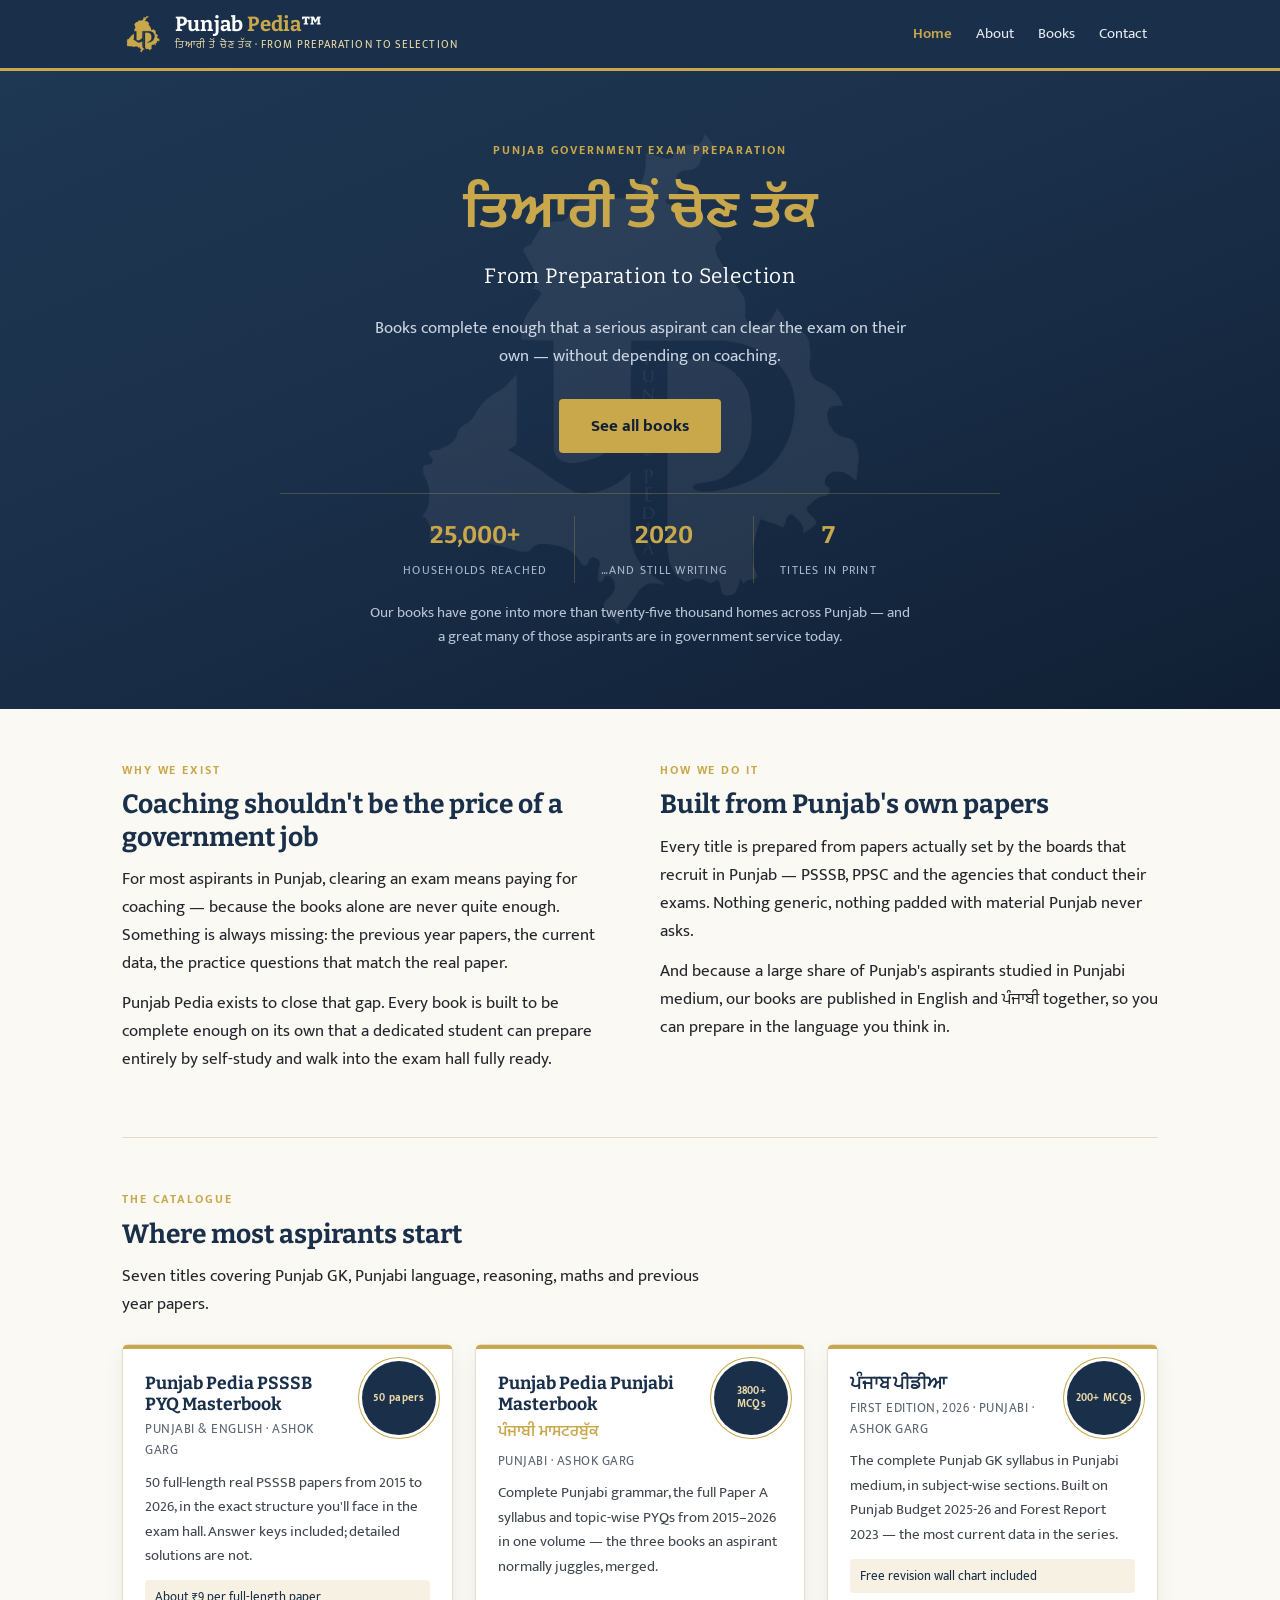
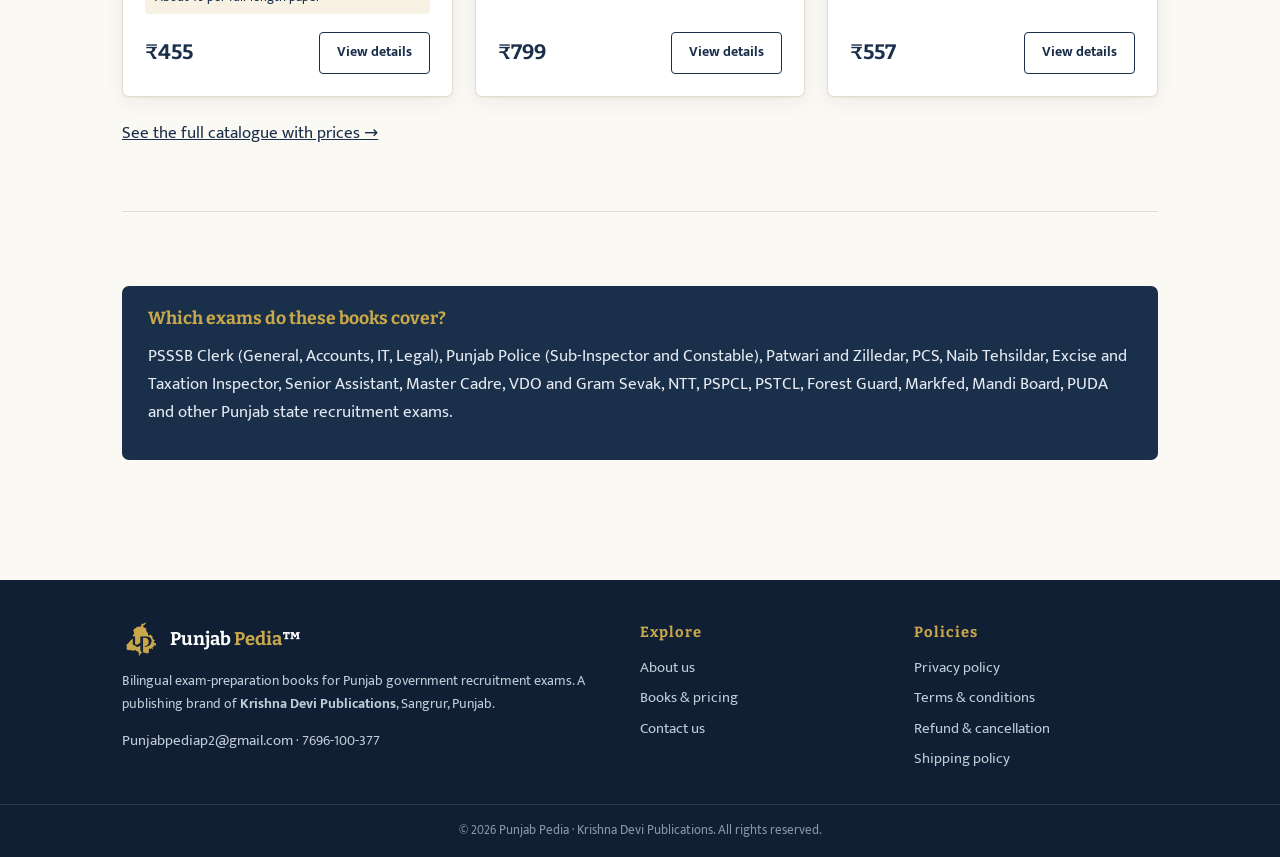
<file: index.html>
<!DOCTYPE html>
<html lang="en">
<head>
<meta charset="UTF-8">
<meta name="viewport" content="width=device-width, initial-scale=1">
<title>Punjab Pedia — Books for Punjab Government Exams</title>
<meta name="description" content="Punjab Pedia publishes bilingual English and Punjabi exam preparation books for PSSSB, PPSC, Patwari and Punjab Police recruitment exams.">
<link rel="preconnect" href="https://fonts.googleapis.com"><link rel="preconnect" href="https://fonts.gstatic.com" crossorigin><link href="https://fonts.googleapis.com/css2?family=Bitter:wght@600;700&family=Mukta+Mahee:wght@400;500;600;700&display=swap" rel="stylesheet">
<link rel="icon" href="assets/favicon.ico" sizes="any"><link rel="icon" type="image/png" sizes="32x32" href="assets/favicon-32.png"><link rel="apple-touch-icon" href="assets/apple-touch-icon.png">
<link rel="stylesheet" href="style.css">
</head>
<body>
<header class="site-header">
  <div class="header-inner">
    <a class="brand" href="index.html">
      <img src="assets/logo-mark-gold.png" alt="" width="42" height="42">
      <span><span class="name">Punjab <em>Pedia</em>&#8482;</span>
      <span class="tag">ਤਿਆਰੀ ਤੋਂ ਚੋਣ ਤੱਕ · From Preparation to Selection</span></span>
    </a>
    <nav class="site-nav" aria-label="Main"><a href="index.html" aria-current="page">Home</a><a href="about.html">About</a><a href="books.html">Books</a><a href="contact.html">Contact</a></nav>
  </div>
</header>
<main>
<section class="hero">
  <img class="hero-map" src="assets/logo-mark-white.png" alt="">
  <div class="hero-inner">
    <span class="eyebrow">Punjab Government Exam Preparation</span>
    <p class="pa">ਤਿਆਰੀ ਤੋਂ ਚੋਣ ਤੱਕ</p>
    <p class="en">From Preparation to Selection</p>
    <p class="lede">Books complete enough that a serious aspirant can clear the exam on their own — without depending on coaching.</p>
    <a class="cta" href="books.html">See all books</a>
    <div class="proof">
      <div><b>25,000+</b><span>Households reached</span></div>
      <div><b>2020</b><span>&hellip;and still writing</span></div>
      <div><b>7</b><span>Titles in print</span></div>
    </div>
    <p class="proof-note">Our books have gone into more than twenty-five thousand homes across Punjab &mdash; and a great many of those aspirants are in government service today.</p>
  </div>
</section>

<div class="wrap">
<section class="block">
  <div class="split">
    <div class="reveal">
      <span class="eyebrow">Why we exist</span>
      <h2>Coaching shouldn't be the price of a government job</h2>
      <p>For most aspirants in Punjab, clearing an exam means paying for coaching — because the books alone are never quite enough. Something is always missing: the previous year papers, the current data, the practice questions that match the real paper.</p>
      <p>Punjab Pedia exists to close that gap. Every book is built to be complete enough on its own that a dedicated student can prepare entirely by self-study and walk into the exam hall fully ready.</p>
    </div>
    <div class="reveal">
      <span class="eyebrow">How we do it</span>
      <h2>Built from Punjab's own papers</h2>
      <p>Every title is prepared from papers actually set by the boards that recruit in Punjab — PSSSB, PPSC and the agencies that conduct their exams. Nothing generic, nothing padded with material Punjab never asks.</p>
      <p>And because a large share of Punjab's aspirants studied in Punjabi medium, our books are published in English and ਪੰਜਾਬੀ together, so you can prepare in the language you think in.</p>
    </div>
  </div>
</section>

<section class="block">
  <span class="eyebrow">The catalogue</span>
  <h2>Where most aspirants start</h2>
  <p style="max-width:600px;">Seven titles covering Punjab GK, Punjabi language, reasoning, maths and previous year papers.</p>
  <div class="grid" id="featured-grid"><p>Loading books&hellip;</p></div>
  <p style="margin-top:22px;"><a href="books.html">See the full catalogue with prices &rarr;</a></p>
</section>

<section class="block">
  <div class="callout reveal">
    <h3>Which exams do these books cover?</h3>
    <p>PSSSB Clerk (General, Accounts, IT, Legal), Punjab Police (Sub-Inspector and Constable), Patwari and Zilledar, PCS, Naib Tehsildar, Excise and Taxation Inspector, Senior Assistant, Master Cadre, VDO and Gram Sevak, NTT, PSPCL, PSTCL, Forest Guard, Markfed, Mandi Board, PUDA and other Punjab state recruitment exams.</p>
  </div>
</section>
</div>
</main>
<footer class="site-footer">
  <div class="foot-inner">
    <div>
      <div class="foot-brand">
        <img src="assets/logo-mark-gold.png" alt="" width="38" height="38">
        <span>Punjab <em>Pedia</em>&#8482;</span>
      </div>
      <p class="foot-note">Bilingual exam-preparation books for Punjab government recruitment exams. A publishing brand of <strong>Krishna Devi Publications</strong>, Sangrur, Punjab.</p>
      <p class="foot-note" style="margin-top:8px;"><a href="mailto:Punjabpediap2@gmail.com" style="display:inline;">Punjabpediap2@gmail.com</a> &middot; <a href="tel:+917696100377" style="display:inline;">7696-100-377</a></p>
    </div>
    <div>
      <h4>Explore</h4>
      <a href="about.html">About us</a>
      <a href="books.html">Books &amp; pricing</a>
      <a href="contact.html">Contact us</a>
    </div>
    <div>
      <h4>Policies</h4>
      <a href="privacy-policy.html">Privacy policy</a>
      <a href="terms.html">Terms &amp; conditions</a>
      <a href="refund-policy.html">Refund &amp; cancellation</a>
      <a href="shipping-policy.html">Shipping policy</a>
    </div>
  </div>
  <div class="copyright">&copy; 2026 Punjab Pedia &middot; Krishna Devi Publications. All rights reserved.</div>
</footer>
<script>
(function () {
  var els = document.querySelectorAll(".reveal");
  if (!("IntersectionObserver" in window) ||
      window.matchMedia("(prefers-reduced-motion: reduce)").matches) {
    els.forEach(function (el) { el.classList.add("in"); });
    return;
  }
  var io = new IntersectionObserver(function (entries) {
    entries.forEach(function (e) {
      if (e.isIntersecting) { e.target.classList.add("in"); io.unobserve(e.target); }
    });
  }, { rootMargin: "0px 0px -40px 0px" });
  els.forEach(function (el) { io.observe(el); });
})();
</script>
<script>
function esc(s) {
  return String(s == null ? "" : s).replace(/[&<>"]/g, function (c) {
    return { "&": "&amp;", "<": "&lt;", ">": "&gt;", '"': "&quot;" }[c];
  });
}
function bookCard(b, ctx) {
  var soon = b.status === "coming-soon";
  var meta = [b.edition, b.language, b.author].filter(Boolean).join(" &middot; ");
  var foot = soon
    ? '<span class="soon-label">Coming soon</span>'
    : '<span class="price">&#8377;' + esc(b.price) + '</span>' +
      (ctx === "home"
        ? '<a class="buy" href="books.html">View details</a>'
        : '<a class="buy" href="' + esc(b.link) + '" target="_blank" rel="noopener">Buy on Amazon</a>');
  return '<article class="card reveal' + (soon ? " soon" : "") + '">' +
    (b.badge ? '<div class="seal">' + esc(b.badge) + '</div>' : '') +
    '<h3>' + esc(b.title) + '</h3>' +
    (b.titlePa ? '<div class="pa-title">' + esc(b.titlePa) + '</div>' : '') +
    (meta ? '<div class="meta">' + meta + '</div>' : '') +
    '<p class="sub">' + esc(b.subtitle) + '</p>' +
    (b.note ? '<div class="note">' + esc(b.note) + '</div>' : '') +
    '<div class="foot">' + foot + '</div></article>';
}
function loadBooks(gridId, ctx) {
  var grid = document.getElementById(gridId);
  fetch("books.json?v=" + Date.now())
    .then(function (r) { return r.json(); })
    .then(function (data) {
      var list = (data.books || []);
      if (ctx === "home") list = list.filter(function (b) { return b.featured; }).slice(0, 3);
      grid.innerHTML = list.map(function (b) { return bookCard(b, ctx); }).join("") ||
        "<p>Our catalogue is being updated. Please check back shortly.</p>";
      grid.querySelectorAll(".reveal").forEach(function (el) { el.classList.add("in"); });
    })
    .catch(function () {
      grid.innerHTML = "<p>The book list could not be loaded. Please refresh the page.</p>";
    });
}
</script>
<script>loadBooks("featured-grid","home");</script>
</body>
</html>
</file>
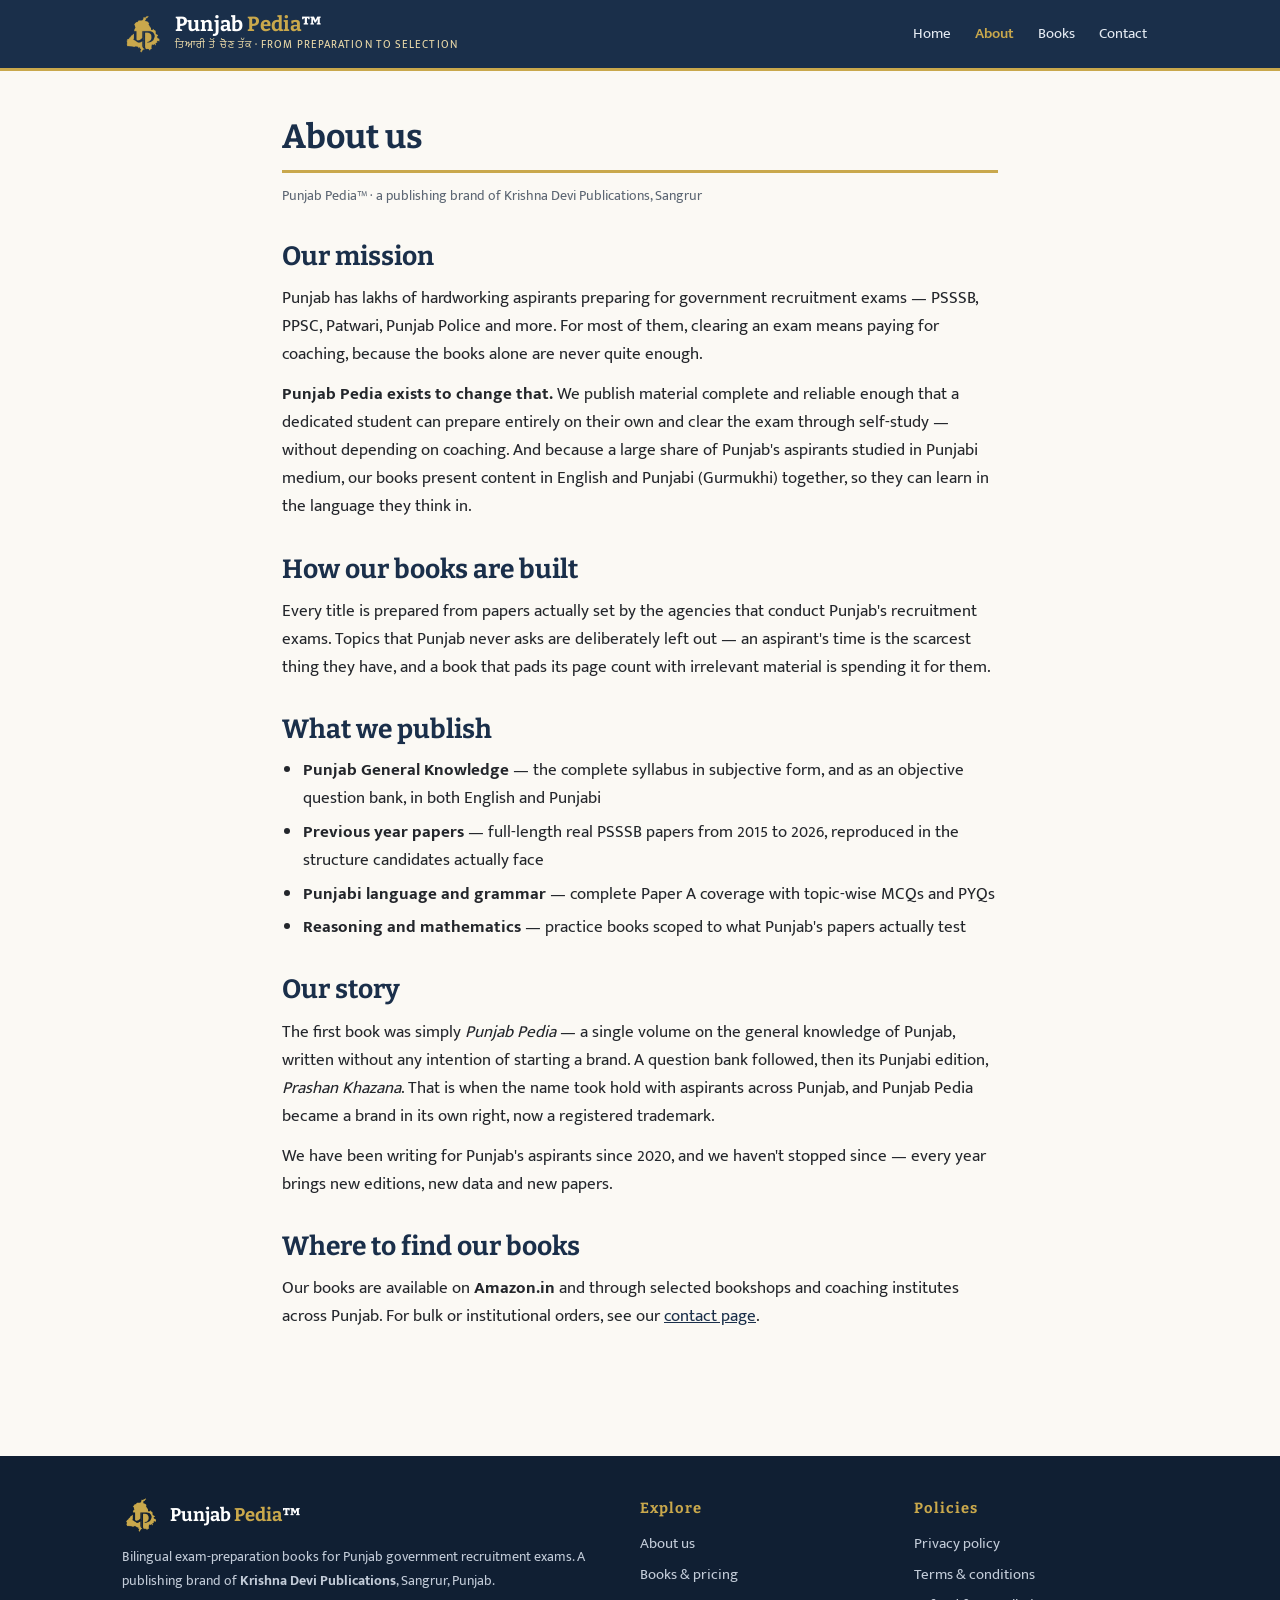
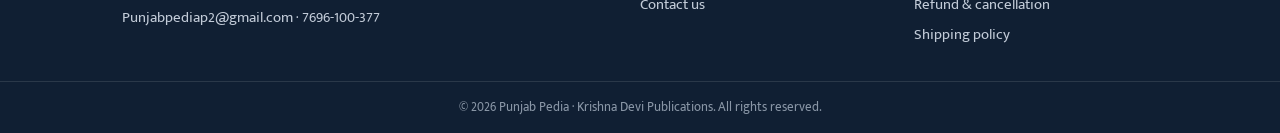
<file: about.html>
<!DOCTYPE html>
<html lang="en">
<head>
<meta charset="UTF-8">
<meta name="viewport" content="width=device-width, initial-scale=1">
<title>About us — Punjab Pedia</title>
<meta name="description" content="Punjab Pedia publishes self-study exam preparation books for Punjab government recruitment exams, in English and Punjabi.">
<link rel="preconnect" href="https://fonts.googleapis.com"><link rel="preconnect" href="https://fonts.gstatic.com" crossorigin><link href="https://fonts.googleapis.com/css2?family=Bitter:wght@600;700&family=Mukta+Mahee:wght@400;500;600;700&display=swap" rel="stylesheet">
<link rel="icon" href="assets/favicon.ico" sizes="any"><link rel="icon" type="image/png" sizes="32x32" href="assets/favicon-32.png"><link rel="apple-touch-icon" href="assets/apple-touch-icon.png">
<link rel="stylesheet" href="style.css">
</head>
<body>
<header class="site-header">
  <div class="header-inner">
    <a class="brand" href="index.html">
      <img src="assets/logo-mark-gold.png" alt="" width="42" height="42">
      <span><span class="name">Punjab <em>Pedia</em>&#8482;</span>
      <span class="tag">ਤਿਆਰੀ ਤੋਂ ਚੋਣ ਤੱਕ · From Preparation to Selection</span></span>
    </a>
    <nav class="site-nav" aria-label="Main"><a href="index.html">Home</a><a href="about.html" aria-current="page">About</a><a href="books.html">Books</a><a href="contact.html">Contact</a></nav>
  </div>
</header>
<main class="page">
<h1>About us</h1>
<p class="updated">Punjab Pedia&#8482; &middot; a publishing brand of Krishna Devi Publications, Sangrur</p>

<h2>Our mission</h2>
<p>Punjab has lakhs of hardworking aspirants preparing for government recruitment exams &mdash; PSSSB, PPSC, Patwari, Punjab Police and more. For most of them, clearing an exam means paying for coaching, because the books alone are never quite enough.</p>
<p><strong>Punjab Pedia exists to change that.</strong> We publish material complete and reliable enough that a dedicated student can prepare entirely on their own and clear the exam through self-study &mdash; without depending on coaching. And because a large share of Punjab's aspirants studied in Punjabi medium, our books present content in English and Punjabi (Gurmukhi) together, so they can learn in the language they think in.</p>

<h2>How our books are built</h2>
<p>Every title is prepared from papers actually set by the agencies that conduct Punjab's recruitment exams. Topics that Punjab never asks are deliberately left out &mdash; an aspirant's time is the scarcest thing they have, and a book that pads its page count with irrelevant material is spending it for them.</p>

<h2>What we publish</h2>
<ul>
<li><strong>Punjab General Knowledge</strong> &mdash; the complete syllabus in subjective form, and as an objective question bank, in both English and Punjabi</li>
<li><strong>Previous year papers</strong> &mdash; full-length real PSSSB papers from 2015 to 2026, reproduced in the structure candidates actually face</li>
<li><strong>Punjabi language and grammar</strong> &mdash; complete Paper A coverage with topic-wise MCQs and PYQs</li>
<li><strong>Reasoning and mathematics</strong> &mdash; practice books scoped to what Punjab's papers actually test</li>
</ul>

<h2>Our story</h2>
<p>The first book was simply <em>Punjab Pedia</em> &mdash; a single volume on the general knowledge of Punjab, written without any intention of starting a brand. A question bank followed, then its Punjabi edition, <em>Prashan Khazana</em>. That is when the name took hold with aspirants across Punjab, and Punjab Pedia became a brand in its own right, now a registered trademark.</p>
<p>We have been writing for Punjab's aspirants since 2020, and we haven't stopped since &mdash; every year brings new editions, new data and new papers.</p>

<h2>Where to find our books</h2>
<p>Our books are available on <strong>Amazon.in</strong> and through selected bookshops and coaching institutes across Punjab. For bulk or institutional orders, see our <a href="contact.html">contact page</a>.</p>
</main>
<footer class="site-footer">
  <div class="foot-inner">
    <div>
      <div class="foot-brand">
        <img src="assets/logo-mark-gold.png" alt="" width="38" height="38">
        <span>Punjab <em>Pedia</em>&#8482;</span>
      </div>
      <p class="foot-note">Bilingual exam-preparation books for Punjab government recruitment exams. A publishing brand of <strong>Krishna Devi Publications</strong>, Sangrur, Punjab.</p>
      <p class="foot-note" style="margin-top:8px;"><a href="mailto:Punjabpediap2@gmail.com" style="display:inline;">Punjabpediap2@gmail.com</a> &middot; <a href="tel:+917696100377" style="display:inline;">7696-100-377</a></p>
    </div>
    <div>
      <h4>Explore</h4>
      <a href="about.html">About us</a>
      <a href="books.html">Books &amp; pricing</a>
      <a href="contact.html">Contact us</a>
    </div>
    <div>
      <h4>Policies</h4>
      <a href="privacy-policy.html">Privacy policy</a>
      <a href="terms.html">Terms &amp; conditions</a>
      <a href="refund-policy.html">Refund &amp; cancellation</a>
      <a href="shipping-policy.html">Shipping policy</a>
    </div>
  </div>
  <div class="copyright">&copy; 2026 Punjab Pedia &middot; Krishna Devi Publications. All rights reserved.</div>
</footer>
<script>
(function () {
  var els = document.querySelectorAll(".reveal");
  if (!("IntersectionObserver" in window) ||
      window.matchMedia("(prefers-reduced-motion: reduce)").matches) {
    els.forEach(function (el) { el.classList.add("in"); });
    return;
  }
  var io = new IntersectionObserver(function (entries) {
    entries.forEach(function (e) {
      if (e.isIntersecting) { e.target.classList.add("in"); io.unobserve(e.target); }
    });
  }, { rootMargin: "0px 0px -40px 0px" });
  els.forEach(function (el) { io.observe(el); });
})();
</script>

</body>
</html>
</file>
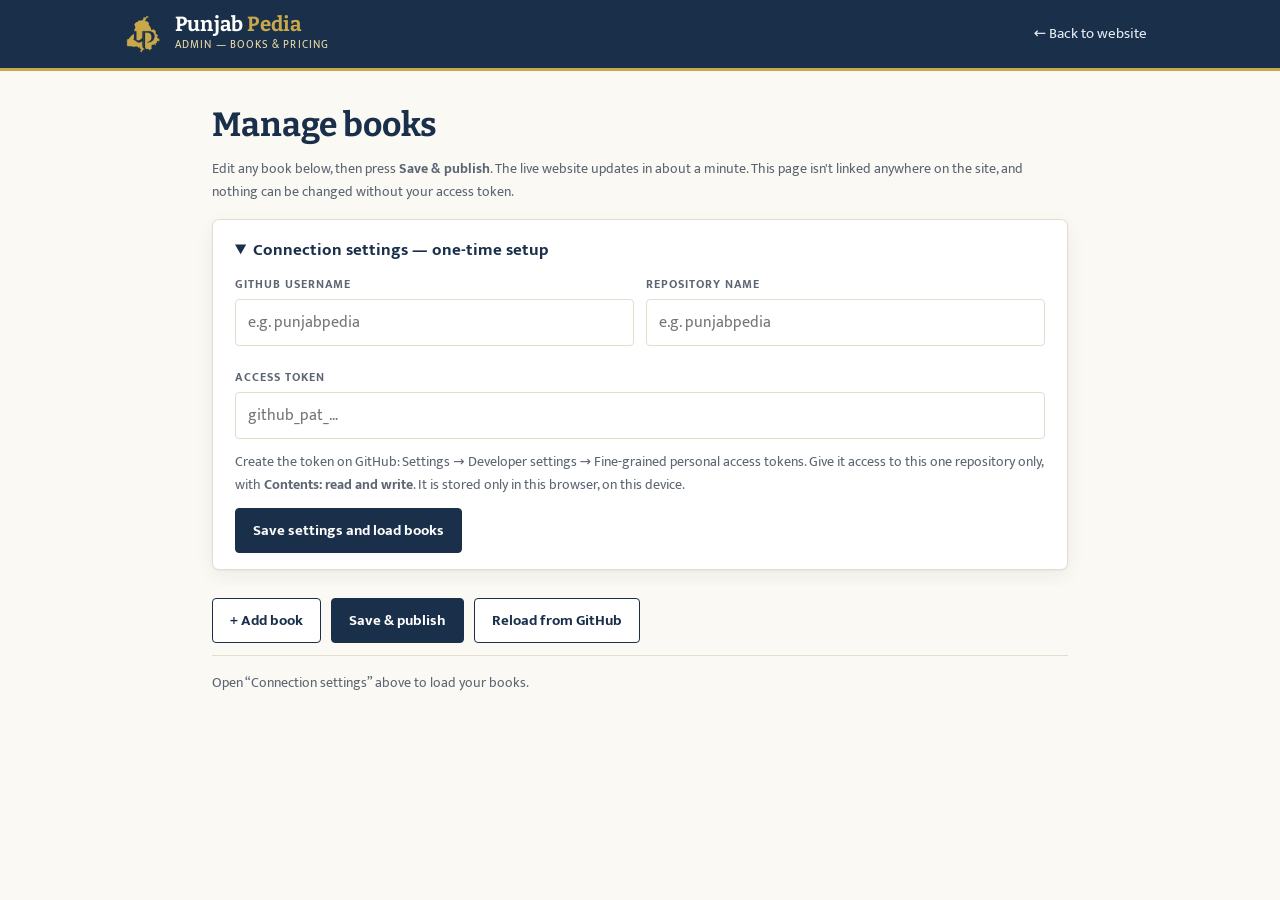
<file: admin.html>
<!DOCTYPE html>
<html lang="en">
<head>
<meta charset="UTF-8">
<meta name="viewport" content="width=device-width, initial-scale=1">
<title>Admin — Punjab Pedia</title>
<meta name="robots" content="noindex, nofollow">
<link rel="preconnect" href="https://fonts.googleapis.com"><link rel="preconnect" href="https://fonts.gstatic.com" crossorigin><link href="https://fonts.googleapis.com/css2?family=Bitter:wght@600;700&family=Mukta+Mahee:wght@400;500;600;700&display=swap" rel="stylesheet">
<link rel="icon" href="assets/favicon.ico" sizes="any">
<link rel="stylesheet" href="style.css">
<style>
  .admin { max-width: 900px; margin: 0 auto; padding: 34px 22px 70px; }
  .field { margin: 11px 0; }
  .field label { display:block; font-size:.75rem; font-weight:700; color:var(--muted); letter-spacing:.08em; text-transform:uppercase; margin-bottom:4px; }
  .field input[type=text], .field input[type=number], .field input[type=password], .field textarea, .field select {
    width:100%; padding:9px 12px; border:1px solid var(--rule); border-radius:4px;
    font-family:"Mukta Mahee",sans-serif; font-size:1rem; background:#fff; color:var(--ink);
  }
  .field textarea { min-height:66px; resize:vertical; }
  .row { display:grid; grid-template-columns:1fr 1fr; gap:12px; }
  .row3 { display:grid; grid-template-columns:1fr 1fr 1fr; gap:12px; }
  @media (max-width:680px){ .row,.row3 { grid-template-columns:1fr; } }
  .bookbox { background:#fff; border:1px solid var(--rule); border-left:4px solid var(--gold); border-radius:7px; padding:18px 22px; margin:16px 0; box-shadow:var(--shadow); }
  .bookbox .rowtop { display:flex; justify-content:space-between; align-items:center; gap:10px; flex-wrap:wrap; margin-bottom:6px; }
  .bookbox h3 { margin:0; font-size:1rem; }
  .btn { font-family:"Mukta Mahee",sans-serif; font-size:.92rem; font-weight:700; border-radius:4px; padding:9px 17px; cursor:pointer; border:1.5px solid var(--navy); background:#fff; color:var(--navy); }
  .btn:hover { background:var(--navy); color:var(--gold-pale); }
  .btn.primary { background:var(--navy); color:#fff; }
  .btn.primary:hover { background:var(--navy-deep); }
  .btn.danger { border-color:#A33; color:#A33; }
  .btn.danger:hover { background:#A33; color:#fff; }
  .btn.small { padding:4px 10px; font-size:.8rem; }
  #status { margin:14px 0; padding:11px 15px; border-radius:4px; display:none; font-size:.95rem; }
  #status.ok  { display:block; background:#E9F3E9; border:1px solid #9BC49B; color:#1E5220; }
  #status.err { display:block; background:#F8E9E9; border:1px solid #D9A0A0; color:#7A1F1F; }
  #status.busy{ display:block; background:#FBF4DF; border:1px solid var(--gold); color:#6A5417; }
  .toolbar { display:flex; gap:10px; flex-wrap:wrap; margin:16px 0; position:sticky; top:0; background:var(--paper); padding:12px 0; z-index:5; border-bottom:1px solid var(--rule); }
  .checks { display:flex; gap:18px; flex-wrap:wrap; align-items:center; margin-top:10px; font-size:.92rem; }
  details.setup { background:#fff; border:1px solid var(--rule); border-radius:7px; padding:16px 22px; margin:16px 0; box-shadow:var(--shadow); }
  details.setup summary { cursor:pointer; font-weight:700; color:var(--navy); }
  .hint { font-size:.86rem; color:var(--muted); }
</style>
</head>
<body>
<header class="site-header">
  <div class="header-inner">
    <a class="brand" href="index.html">
      <img src="assets/logo-mark-gold.png" alt="" width="42" height="42">
      <span><span class="name">Punjab <em>Pedia</em></span>
      <span class="tag">Admin — books &amp; pricing</span></span>
    </a>
    <nav class="site-nav"><a href="index.html">&larr; Back to website</a></nav>
  </div>
</header>

<main class="admin">
<h1>Manage books</h1>
<p class="hint">Edit any book below, then press <strong>Save &amp; publish</strong>. The live website updates in about a minute. This page isn't linked anywhere on the site, and nothing can be changed without your access token.</p>

<details class="setup" id="setup">
  <summary>Connection settings — one-time setup</summary>
  <div class="row">
    <div class="field"><label>GitHub username</label><input type="text" id="cfg-owner" placeholder="e.g. punjabpedia"></div>
    <div class="field"><label>Repository name</label><input type="text" id="cfg-repo" placeholder="e.g. punjabpedia"></div>
  </div>
  <div class="field"><label>Access token</label><input type="password" id="cfg-token" placeholder="github_pat_…"></div>
  <p class="hint">Create the token on GitHub: Settings &rarr; Developer settings &rarr; Fine-grained personal access tokens. Give it access to this one repository only, with <strong>Contents: read and write</strong>. It is stored only in this browser, on this device.</p>
  <button class="btn primary" onclick="saveConfig()">Save settings and load books</button>
</details>

<div id="status"></div>

<div class="toolbar">
  <button class="btn" onclick="addBook()">+ Add book</button>
  <button class="btn primary" onclick="publish()">Save &amp; publish</button>
  <button class="btn" onclick="loadBooks()">Reload from GitHub</button>
</div>

<div id="list"><p class="hint">Open &ldquo;Connection settings&rdquo; above to load your books.</p></div>
</main>

<script>
var state = { books: [], sha: null };

function cfg() {
  return { owner: localStorage.getItem("pp_owner") || "",
           repo:  localStorage.getItem("pp_repo")  || "",
           token: localStorage.getItem("pp_token") || "" };
}
function apiUrl() {
  var c = cfg();
  return "https://api.github.com/repos/" + c.owner + "/" + c.repo + "/contents/books.json";
}
function setStatus(msg, kind) {
  var el = document.getElementById("status");
  el.textContent = msg; el.className = kind || "";
}
function saveConfig() {
  localStorage.setItem("pp_owner", document.getElementById("cfg-owner").value.trim());
  localStorage.setItem("pp_repo",  document.getElementById("cfg-repo").value.trim());
  var t = document.getElementById("cfg-token").value.trim();
  if (t) localStorage.setItem("pp_token", t);
  document.getElementById("setup").open = false;
  loadBooks();
}
function esc(s) {
  return String(s == null ? "" : s).replace(/[&<>"]/g, function (c) {
    return { "&": "&amp;", "<": "&lt;", ">": "&gt;", '"': "&quot;" }[c];
  });
}

function loadBooks() {
  var c = cfg();
  if (!c.owner || !c.repo || !c.token) {
    setStatus("Fill in the connection settings first.", "err");
    document.getElementById("setup").open = true;
    return;
  }
  setStatus("Loading books from GitHub…", "busy");
  fetch(apiUrl(), { headers: { Authorization: "Bearer " + c.token, Accept: "application/vnd.github+json" } })
    .then(function (r) {
      if (!r.ok) throw new Error("GitHub returned " + r.status + " — check the username, repository name and token.");
      return r.json();
    })
    .then(function (data) {
      state.sha = data.sha;
      var text = decodeURIComponent(escape(atob(data.content.replace(/\n/g, ""))));
      state.books = JSON.parse(text).books || [];
      render();
      setStatus("Loaded " + state.books.length + " books. Edit below, then Save & publish.", "ok");
    })
    .catch(function (e) { setStatus(e.message, "err"); });
}

function render() {
  document.getElementById("list").innerHTML = state.books.map(function (b, i) {
    return '<div class="bookbox">' +
      '<div class="rowtop"><h3>' + esc(b.title || "Untitled") + '</h3><span>' +
        '<button class="btn small" onclick="move(' + i + ',-1)" title="Move up">&uarr;</button> ' +
        '<button class="btn small" onclick="move(' + i + ',1)" title="Move down">&darr;</button> ' +
        '<button class="btn small danger" onclick="removeBook(' + i + ')">Delete</button></span></div>' +
      '<div class="row">' +
        '<div class="field"><label>Title</label><input type="text" value="' + esc(b.title) + '" oninput="upd(' + i + ',\'title\',this.value)"></div>' +
        '<div class="field"><label>Punjabi title (optional)</label><input type="text" value="' + esc(b.titlePa) + '" oninput="upd(' + i + ',\'titlePa\',this.value)"></div>' +
      '</div>' +
      '<div class="field"><label>Description shown on the card</label><textarea oninput="upd(' + i + ',\'subtitle\',this.value)">' + esc(b.subtitle) + '</textarea></div>' +
      '<div class="row3">' +
        '<div class="field"><label>Seal text (e.g. 3800+ MCQs)</label><input type="text" value="' + esc(b.badge) + '" oninput="upd(' + i + ',\'badge\',this.value)"></div>' +
        '<div class="field"><label>Price (&#8377;)</label><input type="number" min="0" value="' + esc(b.price) + '" oninput="upd(' + i + ',\'price\',this.value)"></div>' +
        '<div class="field"><label>Status</label><select onchange="upd(' + i + ',\'status\',this.value)">' +
          '<option value="available"' + (b.status === "available" ? " selected" : "") + '>Available</option>' +
          '<option value="coming-soon"' + (b.status === "coming-soon" ? " selected" : "") + '>Coming soon</option>' +
        '</select></div>' +
      '</div>' +
      '<div class="field"><label>Highlight line (optional)</label><input type="text" value="' + esc(b.note) + '" oninput="upd(' + i + ',\'note\',this.value)"></div>' +
      '<div class="row3">' +
        '<div class="field"><label>Author</label><input type="text" value="' + esc(b.author) + '" oninput="upd(' + i + ',\'author\',this.value)"></div>' +
        '<div class="field"><label>Language</label><input type="text" value="' + esc(b.language) + '" oninput="upd(' + i + ',\'language\',this.value)"></div>' +
        '<div class="field"><label>Edition</label><input type="text" value="' + esc(b.edition) + '" oninput="upd(' + i + ',\'edition\',this.value)"></div>' +
      '</div>' +
      '<div class="row">' +
        '<div class="field"><label>ASIN</label><input type="text" value="' + esc(b.asin) + '" oninput="upd(' + i + ',\'asin\',this.value)"></div>' +
        '<div class="field"><label>Amazon link</label><input type="text" value="' + esc(b.link) + '" oninput="upd(' + i + ',\'link\',this.value)"></div>' +
      '</div>' +
      '<div class="checks"><label><input type="checkbox" ' + (b.featured ? "checked" : "") + ' onchange="upd(' + i + ',\'featured\',this.checked)"> Show on homepage (first 3 ticked books appear)</label></div>' +
      '</div>';
  }).join("") || '<p class="hint">No books yet — press &ldquo;Add book&rdquo;.</p>';
}

function upd(i, key, val) {
  if (key === "price") val = Number(val) || 0;
  state.books[i][key] = val;
  if (key === "title") {
    var box = document.getElementById("list").children[i];
    if (box) box.querySelector("h3").textContent = val || "Untitled";
  }
}
function addBook() {
  state.books.push({ title: "New book", titlePa: "", subtitle: "", badge: "", note: "",
                     price: 0, author: "Ashok Garg", language: "", edition: "",
                     asin: "", link: "", status: "available", featured: false });
  render();
  window.scrollTo(0, document.body.scrollHeight);
}
function removeBook(i) {
  if (!confirm('Delete "' + state.books[i].title + '"? It is removed when you Save & publish.')) return;
  state.books.splice(i, 1); render();
}
function move(i, dir) {
  var j = i + dir;
  if (j < 0 || j >= state.books.length) return;
  var t = state.books[i]; state.books[i] = state.books[j]; state.books[j] = t;
  render();
}

function publish() {
  var c = cfg();
  if (!c.token) { setStatus("Connect first using the settings above.", "err"); return; }
  for (var i = 0; i < state.books.length; i++) {
    if (!String(state.books[i].title).trim()) { setStatus("Book " + (i + 1) + " has no title.", "err"); return; }
    if (state.books[i].status === "available" && !String(state.books[i].link).trim()) {
      setStatus('"' + state.books[i].title + '" is marked Available but has no Amazon link.', "err"); return;
    }
  }
  setStatus("Publishing…", "busy");
  var body = JSON.stringify({ books: state.books }, null, 2);
  var b64 = btoa(unescape(encodeURIComponent(body)));
  fetch(apiUrl(), {
    method: "PUT",
    headers: { Authorization: "Bearer " + c.token, Accept: "application/vnd.github+json" },
    body: JSON.stringify({ message: "Update books via admin panel", content: b64, sha: state.sha })
  })
    .then(function (r) {
      if (!r.ok) throw new Error("Save failed (" + r.status + "). Press Reload from GitHub, then try again.");
      return r.json();
    })
    .then(function (data) {
      state.sha = data.content.sha;
      setStatus("Published. The live website will show the changes in about a minute.", "ok");
    })
    .catch(function (e) { setStatus(e.message, "err"); });
}

(function () {
  var c = cfg();
  document.getElementById("cfg-owner").value = c.owner;
  document.getElementById("cfg-repo").value = c.repo;
  if (c.owner && c.repo && c.token) loadBooks();
  else document.getElementById("setup").open = true;
})();
</script>
</body>
</html>
</file>
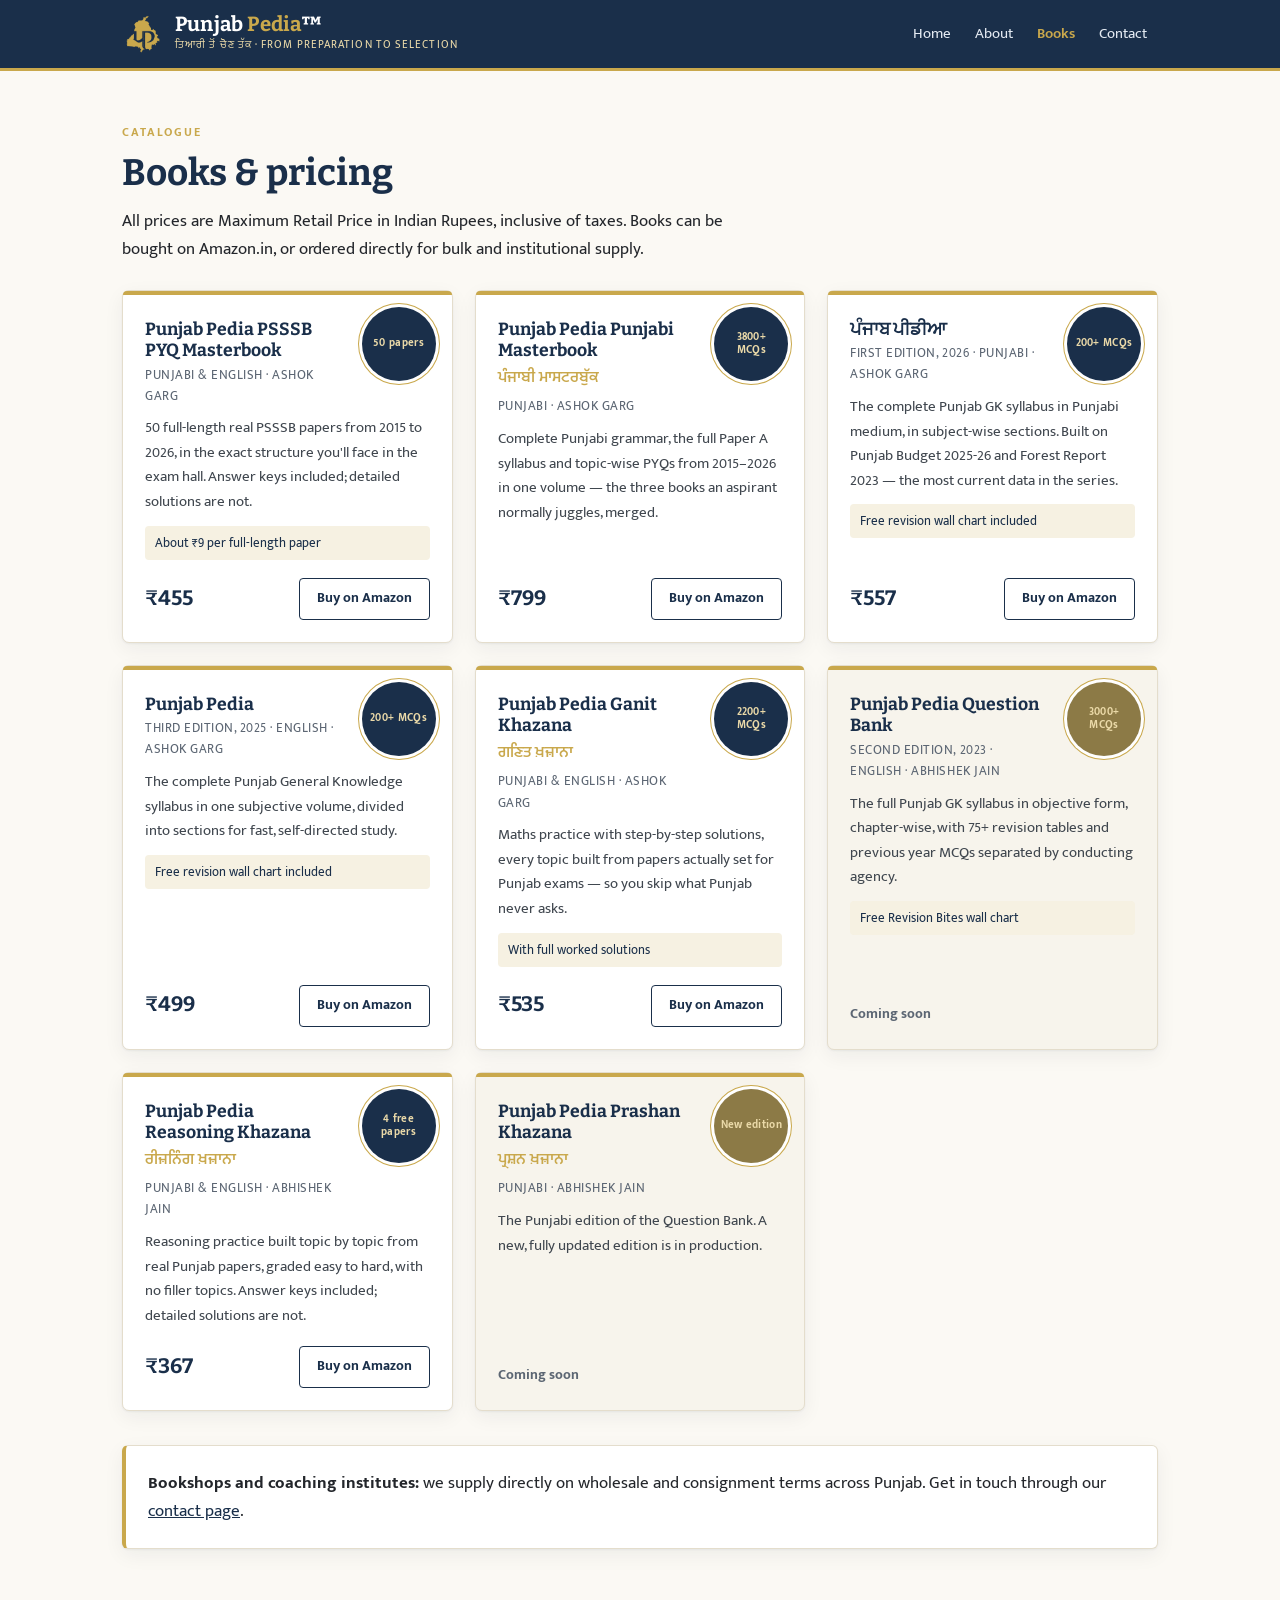
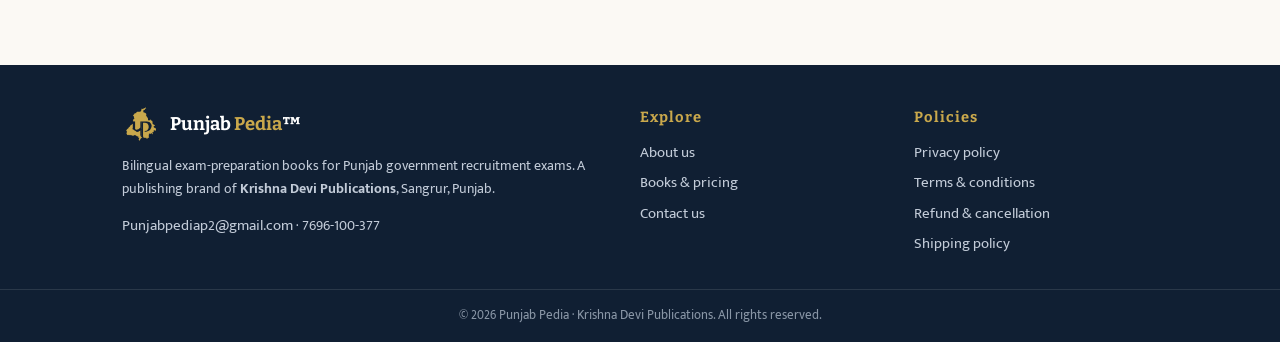
<file: books.html>
<!DOCTYPE html>
<html lang="en">
<head>
<meta charset="UTF-8">
<meta name="viewport" content="width=device-width, initial-scale=1">
<title>Books & pricing — Punjab Pedia</title>
<meta name="description" content="The full Punjab Pedia catalogue with prices — Punjab GK, PSSSB previous year papers, Punjabi grammar, reasoning and maths.">
<link rel="preconnect" href="https://fonts.googleapis.com"><link rel="preconnect" href="https://fonts.gstatic.com" crossorigin><link href="https://fonts.googleapis.com/css2?family=Bitter:wght@600;700&family=Mukta+Mahee:wght@400;500;600;700&display=swap" rel="stylesheet">
<link rel="icon" href="assets/favicon.ico" sizes="any"><link rel="icon" type="image/png" sizes="32x32" href="assets/favicon-32.png"><link rel="apple-touch-icon" href="assets/apple-touch-icon.png">
<link rel="stylesheet" href="style.css">
</head>
<body>
<header class="site-header">
  <div class="header-inner">
    <a class="brand" href="index.html">
      <img src="assets/logo-mark-gold.png" alt="" width="42" height="42">
      <span><span class="name">Punjab <em>Pedia</em>&#8482;</span>
      <span class="tag">ਤਿਆਰੀ ਤੋਂ ਚੋਣ ਤੱਕ · From Preparation to Selection</span></span>
    </a>
    <nav class="site-nav" aria-label="Main"><a href="index.html">Home</a><a href="about.html">About</a><a href="books.html" aria-current="page">Books</a><a href="contact.html">Contact</a></nav>
  </div>
</header>
<main>
<div class="wrap">
<section class="block" style="border:0;">
  <span class="eyebrow">Catalogue</span>
  <h1 style="font-size:clamp(1.8rem,4.4vw,2.3rem);">Books &amp; pricing</h1>
  <p style="max-width:640px;">All prices are Maximum Retail Price in Indian Rupees, inclusive of taxes. Books can be bought on Amazon.in, or ordered directly for bulk and institutional supply.</p>
  <div class="grid" id="book-grid"><p>Loading books&hellip;</p></div>

  <div class="infobox" style="margin-top:34px;">
    <p><strong>Bookshops and coaching institutes:</strong> we supply directly on wholesale and consignment terms across Punjab. Get in touch through our <a href="contact.html">contact page</a>.</p>
  </div>
</section>
</div>
</main>
<footer class="site-footer">
  <div class="foot-inner">
    <div>
      <div class="foot-brand">
        <img src="assets/logo-mark-gold.png" alt="" width="38" height="38">
        <span>Punjab <em>Pedia</em>&#8482;</span>
      </div>
      <p class="foot-note">Bilingual exam-preparation books for Punjab government recruitment exams. A publishing brand of <strong>Krishna Devi Publications</strong>, Sangrur, Punjab.</p>
      <p class="foot-note" style="margin-top:8px;"><a href="mailto:Punjabpediap2@gmail.com" style="display:inline;">Punjabpediap2@gmail.com</a> &middot; <a href="tel:+917696100377" style="display:inline;">7696-100-377</a></p>
    </div>
    <div>
      <h4>Explore</h4>
      <a href="about.html">About us</a>
      <a href="books.html">Books &amp; pricing</a>
      <a href="contact.html">Contact us</a>
    </div>
    <div>
      <h4>Policies</h4>
      <a href="privacy-policy.html">Privacy policy</a>
      <a href="terms.html">Terms &amp; conditions</a>
      <a href="refund-policy.html">Refund &amp; cancellation</a>
      <a href="shipping-policy.html">Shipping policy</a>
    </div>
  </div>
  <div class="copyright">&copy; 2026 Punjab Pedia &middot; Krishna Devi Publications. All rights reserved.</div>
</footer>
<script>
(function () {
  var els = document.querySelectorAll(".reveal");
  if (!("IntersectionObserver" in window) ||
      window.matchMedia("(prefers-reduced-motion: reduce)").matches) {
    els.forEach(function (el) { el.classList.add("in"); });
    return;
  }
  var io = new IntersectionObserver(function (entries) {
    entries.forEach(function (e) {
      if (e.isIntersecting) { e.target.classList.add("in"); io.unobserve(e.target); }
    });
  }, { rootMargin: "0px 0px -40px 0px" });
  els.forEach(function (el) { io.observe(el); });
})();
</script>
<script>
function esc(s) {
  return String(s == null ? "" : s).replace(/[&<>"]/g, function (c) {
    return { "&": "&amp;", "<": "&lt;", ">": "&gt;", '"': "&quot;" }[c];
  });
}
function bookCard(b, ctx) {
  var soon = b.status === "coming-soon";
  var meta = [b.edition, b.language, b.author].filter(Boolean).join(" &middot; ");
  var foot = soon
    ? '<span class="soon-label">Coming soon</span>'
    : '<span class="price">&#8377;' + esc(b.price) + '</span>' +
      (ctx === "home"
        ? '<a class="buy" href="books.html">View details</a>'
        : '<a class="buy" href="' + esc(b.link) + '" target="_blank" rel="noopener">Buy on Amazon</a>');
  return '<article class="card reveal' + (soon ? " soon" : "") + '">' +
    (b.badge ? '<div class="seal">' + esc(b.badge) + '</div>' : '') +
    '<h3>' + esc(b.title) + '</h3>' +
    (b.titlePa ? '<div class="pa-title">' + esc(b.titlePa) + '</div>' : '') +
    (meta ? '<div class="meta">' + meta + '</div>' : '') +
    '<p class="sub">' + esc(b.subtitle) + '</p>' +
    (b.note ? '<div class="note">' + esc(b.note) + '</div>' : '') +
    '<div class="foot">' + foot + '</div></article>';
}
function loadBooks(gridId, ctx) {
  var grid = document.getElementById(gridId);
  fetch("books.json?v=" + Date.now())
    .then(function (r) { return r.json(); })
    .then(function (data) {
      var list = (data.books || []);
      if (ctx === "home") list = list.filter(function (b) { return b.featured; }).slice(0, 3);
      grid.innerHTML = list.map(function (b) { return bookCard(b, ctx); }).join("") ||
        "<p>Our catalogue is being updated. Please check back shortly.</p>";
      grid.querySelectorAll(".reveal").forEach(function (el) { el.classList.add("in"); });
    })
    .catch(function () {
      grid.innerHTML = "<p>The book list could not be loaded. Please refresh the page.</p>";
    });
}
</script>
<script>loadBooks("book-grid","books");</script>
</body>
</html>
</file>
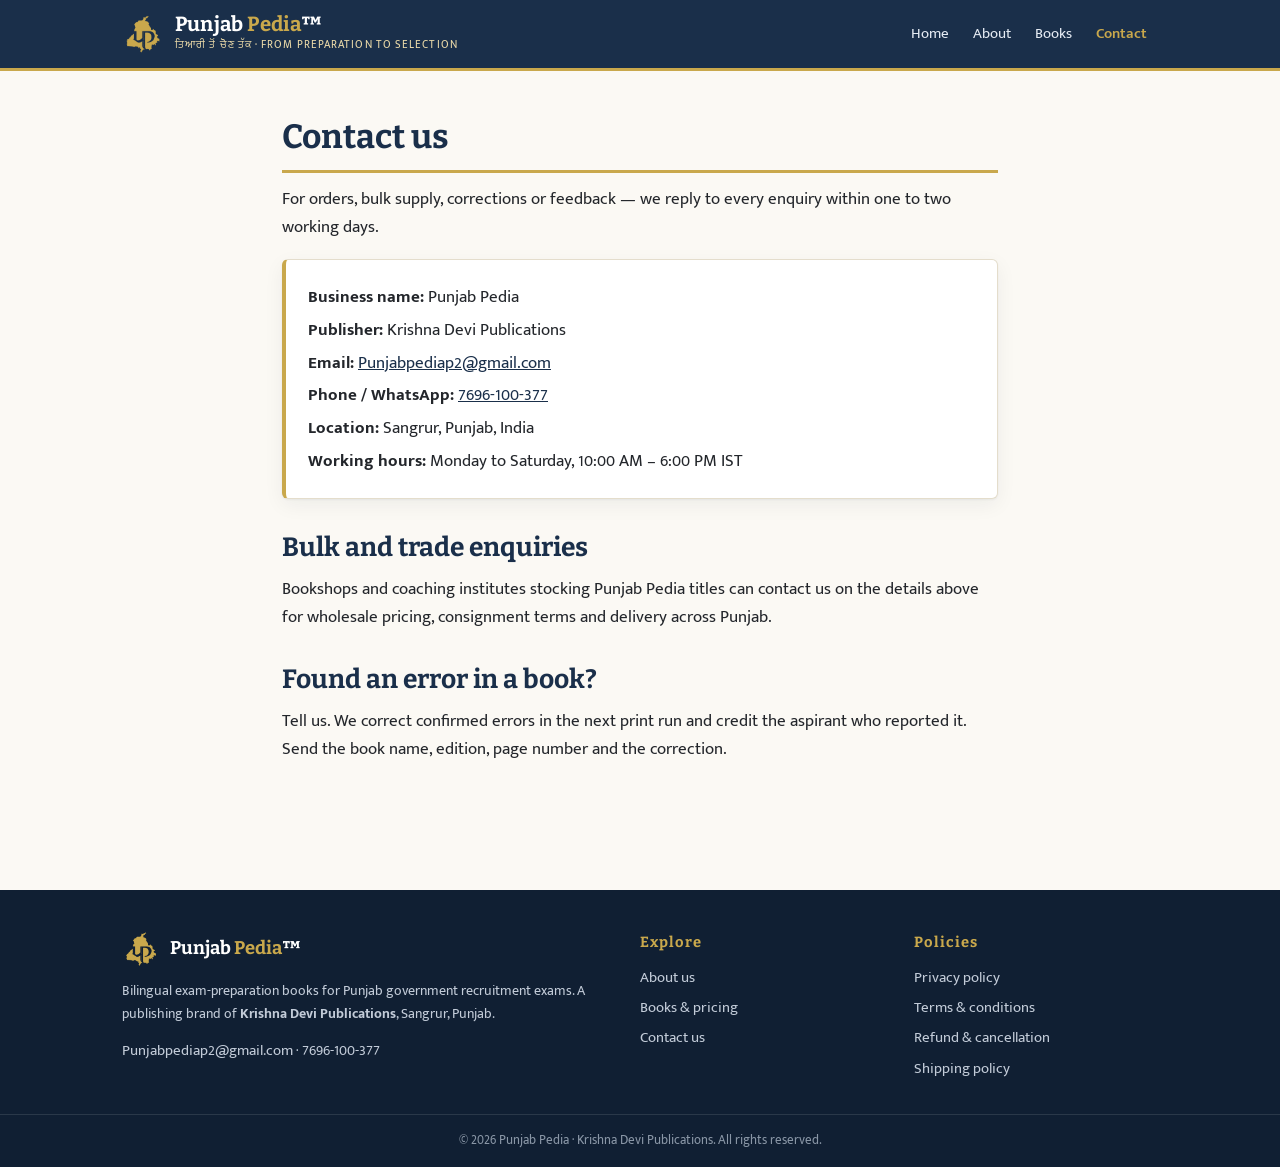
<file: contact.html>
<!DOCTYPE html>
<html lang="en">
<head>
<meta charset="UTF-8">
<meta name="viewport" content="width=device-width, initial-scale=1">
<title>Contact us — Punjab Pedia</title>
<meta name="description" content="Contact Punjab Pedia, Krishna Devi Publications, Sangrur, Punjab — for orders, bulk supply and enquiries.">
<link rel="preconnect" href="https://fonts.googleapis.com"><link rel="preconnect" href="https://fonts.gstatic.com" crossorigin><link href="https://fonts.googleapis.com/css2?family=Bitter:wght@600;700&family=Mukta+Mahee:wght@400;500;600;700&display=swap" rel="stylesheet">
<link rel="icon" href="assets/favicon.ico" sizes="any"><link rel="icon" type="image/png" sizes="32x32" href="assets/favicon-32.png"><link rel="apple-touch-icon" href="assets/apple-touch-icon.png">
<link rel="stylesheet" href="style.css">
</head>
<body>
<header class="site-header">
  <div class="header-inner">
    <a class="brand" href="index.html">
      <img src="assets/logo-mark-gold.png" alt="" width="42" height="42">
      <span><span class="name">Punjab <em>Pedia</em>&#8482;</span>
      <span class="tag">ਤਿਆਰੀ ਤੋਂ ਚੋਣ ਤੱਕ · From Preparation to Selection</span></span>
    </a>
    <nav class="site-nav" aria-label="Main"><a href="index.html">Home</a><a href="about.html">About</a><a href="books.html">Books</a><a href="contact.html" aria-current="page">Contact</a></nav>
  </div>
</header>
<main class="page">
<h1>Contact us</h1>
<p>For orders, bulk supply, corrections or feedback &mdash; we reply to every enquiry within one to two working days.</p>

<div class="infobox">
<p><strong>Business name:</strong> Punjab Pedia</p>
<p><strong>Publisher:</strong> Krishna Devi Publications</p>
<p><strong>Email:</strong> <a href="mailto:Punjabpediap2@gmail.com">Punjabpediap2@gmail.com</a></p>
<p><strong>Phone / WhatsApp:</strong> <a href="tel:+917696100377">7696-100-377</a></p>
<p><strong>Location:</strong> Sangrur, Punjab, India</p>
<p><strong>Working hours:</strong> Monday to Saturday, 10:00 AM &ndash; 6:00 PM IST</p>
</div>

<h2>Bulk and trade enquiries</h2>
<p>Bookshops and coaching institutes stocking Punjab Pedia titles can contact us on the details above for wholesale pricing, consignment terms and delivery across Punjab.</p>

<h2>Found an error in a book?</h2>
<p>Tell us. We correct confirmed errors in the next print run and credit the aspirant who reported it. Send the book name, edition, page number and the correction.</p>
</main>
<footer class="site-footer">
  <div class="foot-inner">
    <div>
      <div class="foot-brand">
        <img src="assets/logo-mark-gold.png" alt="" width="38" height="38">
        <span>Punjab <em>Pedia</em>&#8482;</span>
      </div>
      <p class="foot-note">Bilingual exam-preparation books for Punjab government recruitment exams. A publishing brand of <strong>Krishna Devi Publications</strong>, Sangrur, Punjab.</p>
      <p class="foot-note" style="margin-top:8px;"><a href="mailto:Punjabpediap2@gmail.com" style="display:inline;">Punjabpediap2@gmail.com</a> &middot; <a href="tel:+917696100377" style="display:inline;">7696-100-377</a></p>
    </div>
    <div>
      <h4>Explore</h4>
      <a href="about.html">About us</a>
      <a href="books.html">Books &amp; pricing</a>
      <a href="contact.html">Contact us</a>
    </div>
    <div>
      <h4>Policies</h4>
      <a href="privacy-policy.html">Privacy policy</a>
      <a href="terms.html">Terms &amp; conditions</a>
      <a href="refund-policy.html">Refund &amp; cancellation</a>
      <a href="shipping-policy.html">Shipping policy</a>
    </div>
  </div>
  <div class="copyright">&copy; 2026 Punjab Pedia &middot; Krishna Devi Publications. All rights reserved.</div>
</footer>
<script>
(function () {
  var els = document.querySelectorAll(".reveal");
  if (!("IntersectionObserver" in window) ||
      window.matchMedia("(prefers-reduced-motion: reduce)").matches) {
    els.forEach(function (el) { el.classList.add("in"); });
    return;
  }
  var io = new IntersectionObserver(function (entries) {
    entries.forEach(function (e) {
      if (e.isIntersecting) { e.target.classList.add("in"); io.unobserve(e.target); }
    });
  }, { rootMargin: "0px 0px -40px 0px" });
  els.forEach(function (el) { io.observe(el); });
})();
</script>

</body>
</html>
</file>
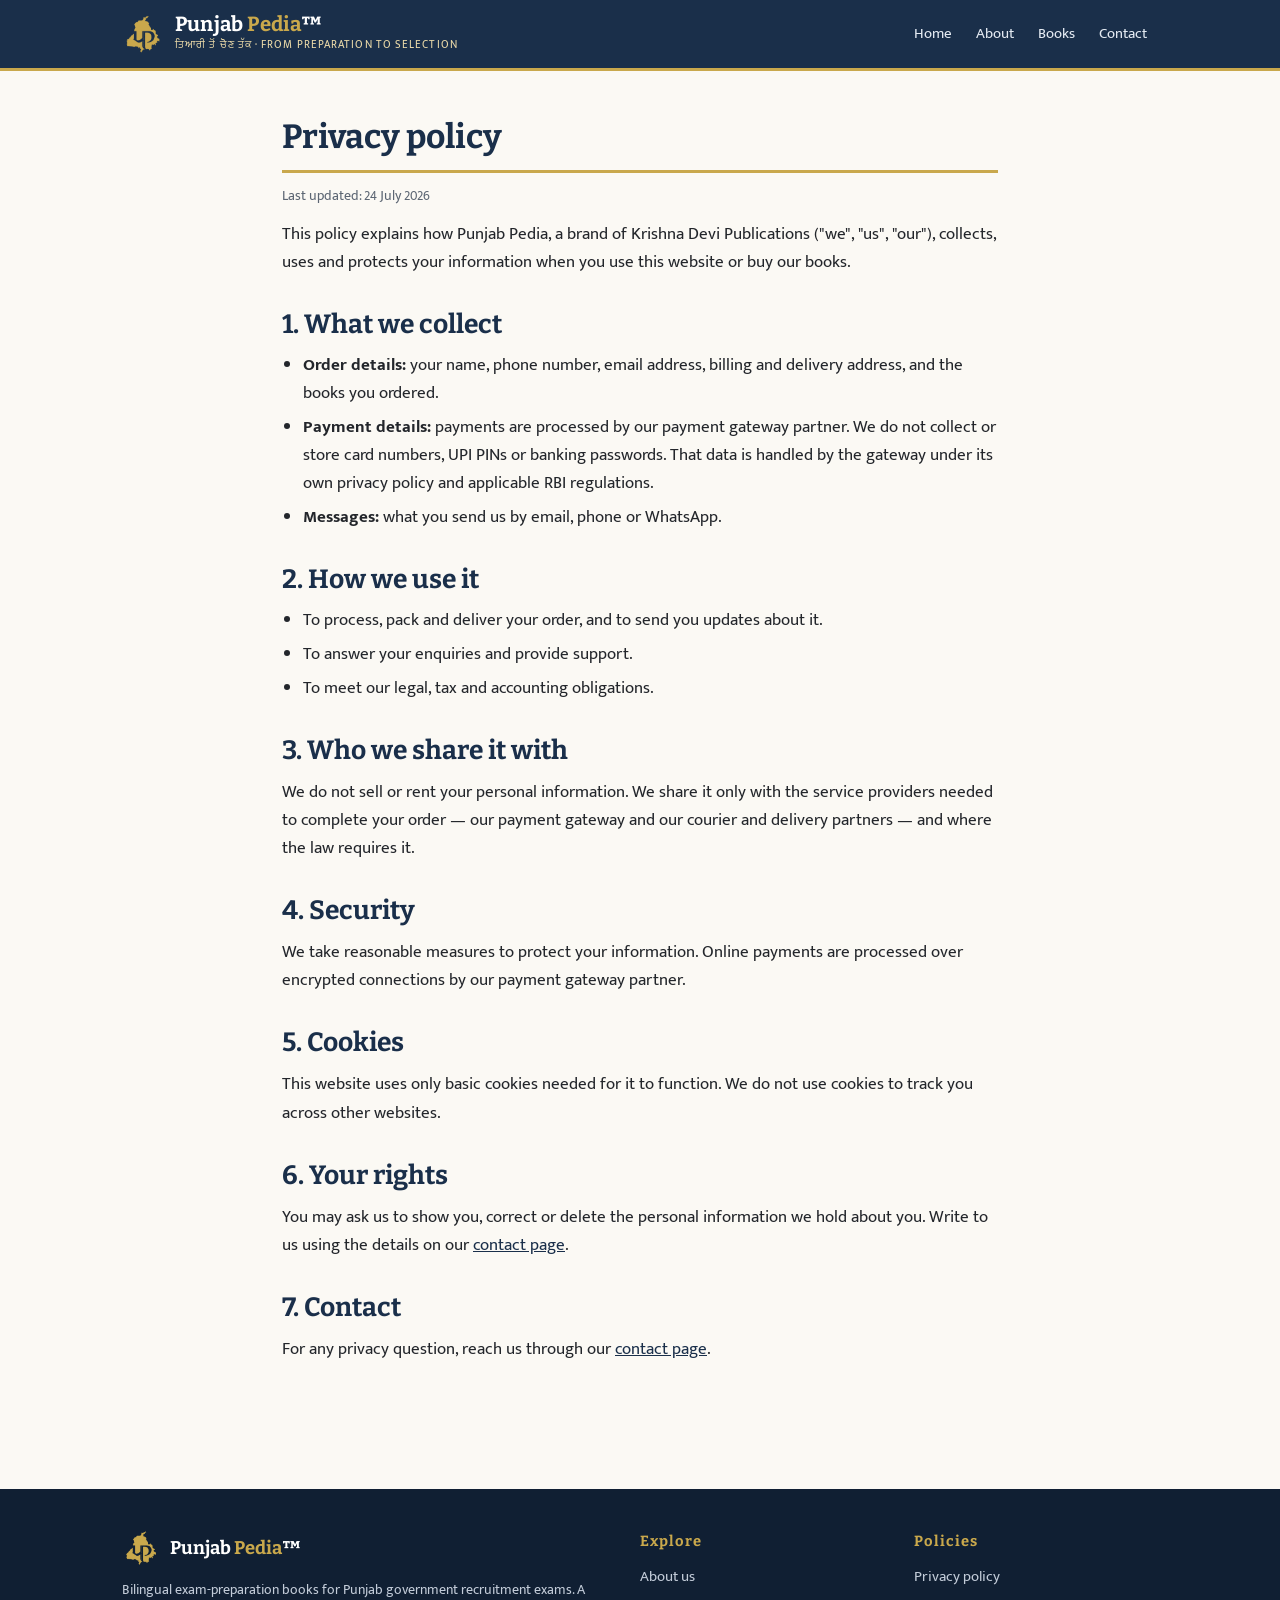
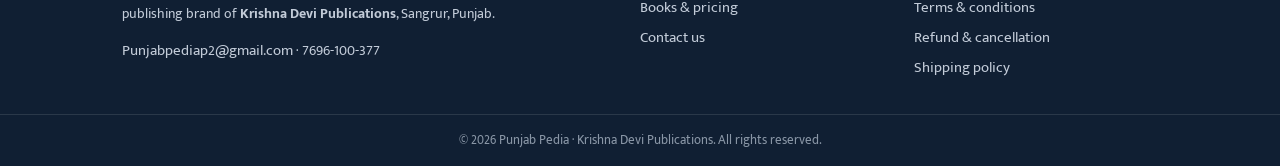
<file: privacy-policy.html>
<!DOCTYPE html>
<html lang="en">
<head>
<meta charset="UTF-8">
<meta name="viewport" content="width=device-width, initial-scale=1">
<title>Privacy policy — Punjab Pedia</title>
<meta name="description" content="Privacy policy of Punjab Pedia, a brand of Krishna Devi Publications.">
<link rel="preconnect" href="https://fonts.googleapis.com"><link rel="preconnect" href="https://fonts.gstatic.com" crossorigin><link href="https://fonts.googleapis.com/css2?family=Bitter:wght@600;700&family=Mukta+Mahee:wght@400;500;600;700&display=swap" rel="stylesheet">
<link rel="icon" href="assets/favicon.ico" sizes="any"><link rel="icon" type="image/png" sizes="32x32" href="assets/favicon-32.png"><link rel="apple-touch-icon" href="assets/apple-touch-icon.png">
<link rel="stylesheet" href="style.css">
</head>
<body>
<header class="site-header">
  <div class="header-inner">
    <a class="brand" href="index.html">
      <img src="assets/logo-mark-gold.png" alt="" width="42" height="42">
      <span><span class="name">Punjab <em>Pedia</em>&#8482;</span>
      <span class="tag">ਤਿਆਰੀ ਤੋਂ ਚੋਣ ਤੱਕ · From Preparation to Selection</span></span>
    </a>
    <nav class="site-nav" aria-label="Main"><a href="index.html">Home</a><a href="about.html">About</a><a href="books.html">Books</a><a href="contact.html">Contact</a></nav>
  </div>
</header>
<main class="page">
<h1>Privacy policy</h1>
<p class="updated">Last updated: 24 July 2026</p>
<p>This policy explains how Punjab Pedia, a brand of Krishna Devi Publications ("we", "us", "our"), collects, uses and protects your information when you use this website or buy our books.</p>

<h2>1. What we collect</h2>
<ul>
<li><strong>Order details:</strong> your name, phone number, email address, billing and delivery address, and the books you ordered.</li>
<li><strong>Payment details:</strong> payments are processed by our payment gateway partner. We do not collect or store card numbers, UPI PINs or banking passwords. That data is handled by the gateway under its own privacy policy and applicable RBI regulations.</li>
<li><strong>Messages:</strong> what you send us by email, phone or WhatsApp.</li>
</ul>

<h2>2. How we use it</h2>
<ul>
<li>To process, pack and deliver your order, and to send you updates about it.</li>
<li>To answer your enquiries and provide support.</li>
<li>To meet our legal, tax and accounting obligations.</li>
</ul>

<h2>3. Who we share it with</h2>
<p>We do not sell or rent your personal information. We share it only with the service providers needed to complete your order &mdash; our payment gateway and our courier and delivery partners &mdash; and where the law requires it.</p>

<h2>4. Security</h2>
<p>We take reasonable measures to protect your information. Online payments are processed over encrypted connections by our payment gateway partner.</p>

<h2>5. Cookies</h2>
<p>This website uses only basic cookies needed for it to function. We do not use cookies to track you across other websites.</p>

<h2>6. Your rights</h2>
<p>You may ask us to show you, correct or delete the personal information we hold about you. Write to us using the details on our <a href="contact.html">contact page</a>.</p>

<h2>7. Contact</h2>
<p>For any privacy question, reach us through our <a href="contact.html">contact page</a>.</p>
</main>
<footer class="site-footer">
  <div class="foot-inner">
    <div>
      <div class="foot-brand">
        <img src="assets/logo-mark-gold.png" alt="" width="38" height="38">
        <span>Punjab <em>Pedia</em>&#8482;</span>
      </div>
      <p class="foot-note">Bilingual exam-preparation books for Punjab government recruitment exams. A publishing brand of <strong>Krishna Devi Publications</strong>, Sangrur, Punjab.</p>
      <p class="foot-note" style="margin-top:8px;"><a href="mailto:Punjabpediap2@gmail.com" style="display:inline;">Punjabpediap2@gmail.com</a> &middot; <a href="tel:+917696100377" style="display:inline;">7696-100-377</a></p>
    </div>
    <div>
      <h4>Explore</h4>
      <a href="about.html">About us</a>
      <a href="books.html">Books &amp; pricing</a>
      <a href="contact.html">Contact us</a>
    </div>
    <div>
      <h4>Policies</h4>
      <a href="privacy-policy.html">Privacy policy</a>
      <a href="terms.html">Terms &amp; conditions</a>
      <a href="refund-policy.html">Refund &amp; cancellation</a>
      <a href="shipping-policy.html">Shipping policy</a>
    </div>
  </div>
  <div class="copyright">&copy; 2026 Punjab Pedia &middot; Krishna Devi Publications. All rights reserved.</div>
</footer>
<script>
(function () {
  var els = document.querySelectorAll(".reveal");
  if (!("IntersectionObserver" in window) ||
      window.matchMedia("(prefers-reduced-motion: reduce)").matches) {
    els.forEach(function (el) { el.classList.add("in"); });
    return;
  }
  var io = new IntersectionObserver(function (entries) {
    entries.forEach(function (e) {
      if (e.isIntersecting) { e.target.classList.add("in"); io.unobserve(e.target); }
    });
  }, { rootMargin: "0px 0px -40px 0px" });
  els.forEach(function (el) { io.observe(el); });
})();
</script>

</body>
</html>
</file>
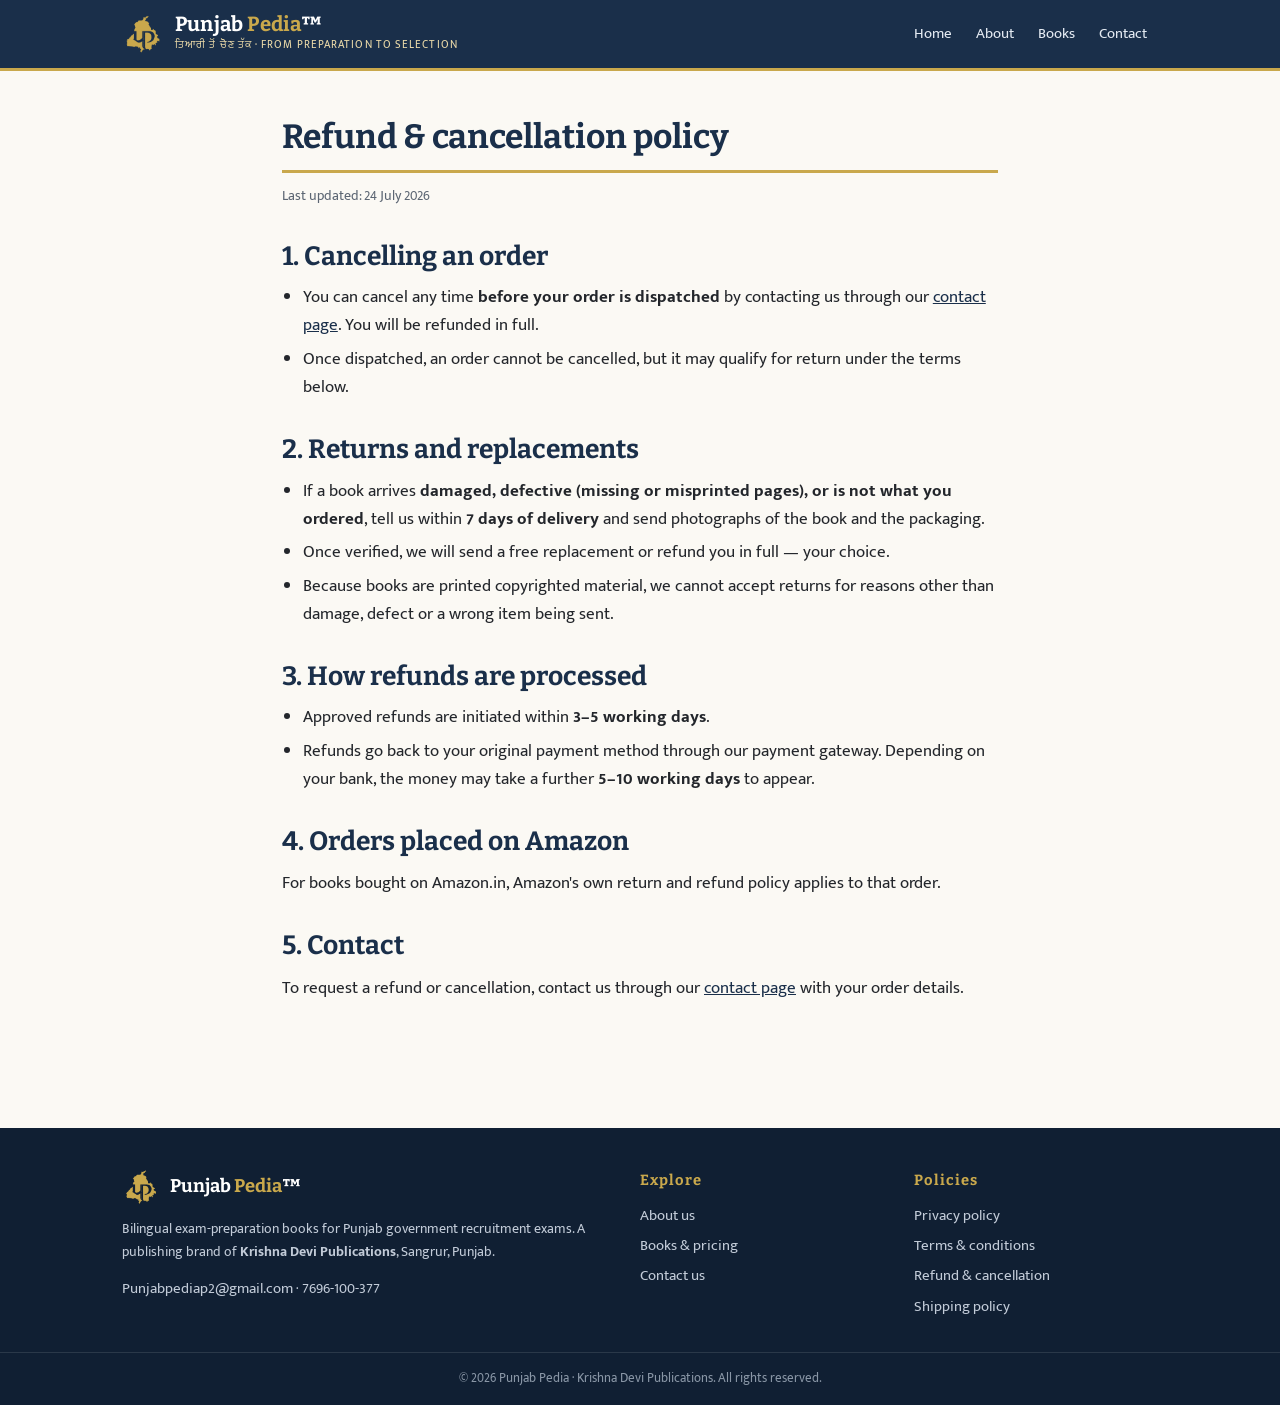
<file: refund-policy.html>
<!DOCTYPE html>
<html lang="en">
<head>
<meta charset="UTF-8">
<meta name="viewport" content="width=device-width, initial-scale=1">
<title>Refund & cancellation policy — Punjab Pedia</title>
<meta name="description" content="Refund, return and cancellation policy of Punjab Pedia, Krishna Devi Publications.">
<link rel="preconnect" href="https://fonts.googleapis.com"><link rel="preconnect" href="https://fonts.gstatic.com" crossorigin><link href="https://fonts.googleapis.com/css2?family=Bitter:wght@600;700&family=Mukta+Mahee:wght@400;500;600;700&display=swap" rel="stylesheet">
<link rel="icon" href="assets/favicon.ico" sizes="any"><link rel="icon" type="image/png" sizes="32x32" href="assets/favicon-32.png"><link rel="apple-touch-icon" href="assets/apple-touch-icon.png">
<link rel="stylesheet" href="style.css">
</head>
<body>
<header class="site-header">
  <div class="header-inner">
    <a class="brand" href="index.html">
      <img src="assets/logo-mark-gold.png" alt="" width="42" height="42">
      <span><span class="name">Punjab <em>Pedia</em>&#8482;</span>
      <span class="tag">ਤਿਆਰੀ ਤੋਂ ਚੋਣ ਤੱਕ · From Preparation to Selection</span></span>
    </a>
    <nav class="site-nav" aria-label="Main"><a href="index.html">Home</a><a href="about.html">About</a><a href="books.html">Books</a><a href="contact.html">Contact</a></nav>
  </div>
</header>
<main class="page">
<h1>Refund &amp; cancellation policy</h1>
<p class="updated">Last updated: 24 July 2026</p>

<h2>1. Cancelling an order</h2>
<ul>
<li>You can cancel any time <strong>before your order is dispatched</strong> by contacting us through our <a href="contact.html">contact page</a>. You will be refunded in full.</li>
<li>Once dispatched, an order cannot be cancelled, but it may qualify for return under the terms below.</li>
</ul>

<h2>2. Returns and replacements</h2>
<ul>
<li>If a book arrives <strong>damaged, defective (missing or misprinted pages), or is not what you ordered</strong>, tell us within <strong>7 days of delivery</strong> and send photographs of the book and the packaging.</li>
<li>Once verified, we will send a free replacement or refund you in full &mdash; your choice.</li>
<li>Because books are printed copyrighted material, we cannot accept returns for reasons other than damage, defect or a wrong item being sent.</li>
</ul>

<h2>3. How refunds are processed</h2>
<ul>
<li>Approved refunds are initiated within <strong>3&ndash;5 working days</strong>.</li>
<li>Refunds go back to your original payment method through our payment gateway. Depending on your bank, the money may take a further <strong>5&ndash;10 working days</strong> to appear.</li>
</ul>

<h2>4. Orders placed on Amazon</h2>
<p>For books bought on Amazon.in, Amazon's own return and refund policy applies to that order.</p>

<h2>5. Contact</h2>
<p>To request a refund or cancellation, contact us through our <a href="contact.html">contact page</a> with your order details.</p>
</main>
<footer class="site-footer">
  <div class="foot-inner">
    <div>
      <div class="foot-brand">
        <img src="assets/logo-mark-gold.png" alt="" width="38" height="38">
        <span>Punjab <em>Pedia</em>&#8482;</span>
      </div>
      <p class="foot-note">Bilingual exam-preparation books for Punjab government recruitment exams. A publishing brand of <strong>Krishna Devi Publications</strong>, Sangrur, Punjab.</p>
      <p class="foot-note" style="margin-top:8px;"><a href="mailto:Punjabpediap2@gmail.com" style="display:inline;">Punjabpediap2@gmail.com</a> &middot; <a href="tel:+917696100377" style="display:inline;">7696-100-377</a></p>
    </div>
    <div>
      <h4>Explore</h4>
      <a href="about.html">About us</a>
      <a href="books.html">Books &amp; pricing</a>
      <a href="contact.html">Contact us</a>
    </div>
    <div>
      <h4>Policies</h4>
      <a href="privacy-policy.html">Privacy policy</a>
      <a href="terms.html">Terms &amp; conditions</a>
      <a href="refund-policy.html">Refund &amp; cancellation</a>
      <a href="shipping-policy.html">Shipping policy</a>
    </div>
  </div>
  <div class="copyright">&copy; 2026 Punjab Pedia &middot; Krishna Devi Publications. All rights reserved.</div>
</footer>
<script>
(function () {
  var els = document.querySelectorAll(".reveal");
  if (!("IntersectionObserver" in window) ||
      window.matchMedia("(prefers-reduced-motion: reduce)").matches) {
    els.forEach(function (el) { el.classList.add("in"); });
    return;
  }
  var io = new IntersectionObserver(function (entries) {
    entries.forEach(function (e) {
      if (e.isIntersecting) { e.target.classList.add("in"); io.unobserve(e.target); }
    });
  }, { rootMargin: "0px 0px -40px 0px" });
  els.forEach(function (el) { io.observe(el); });
})();
</script>

</body>
</html>
</file>
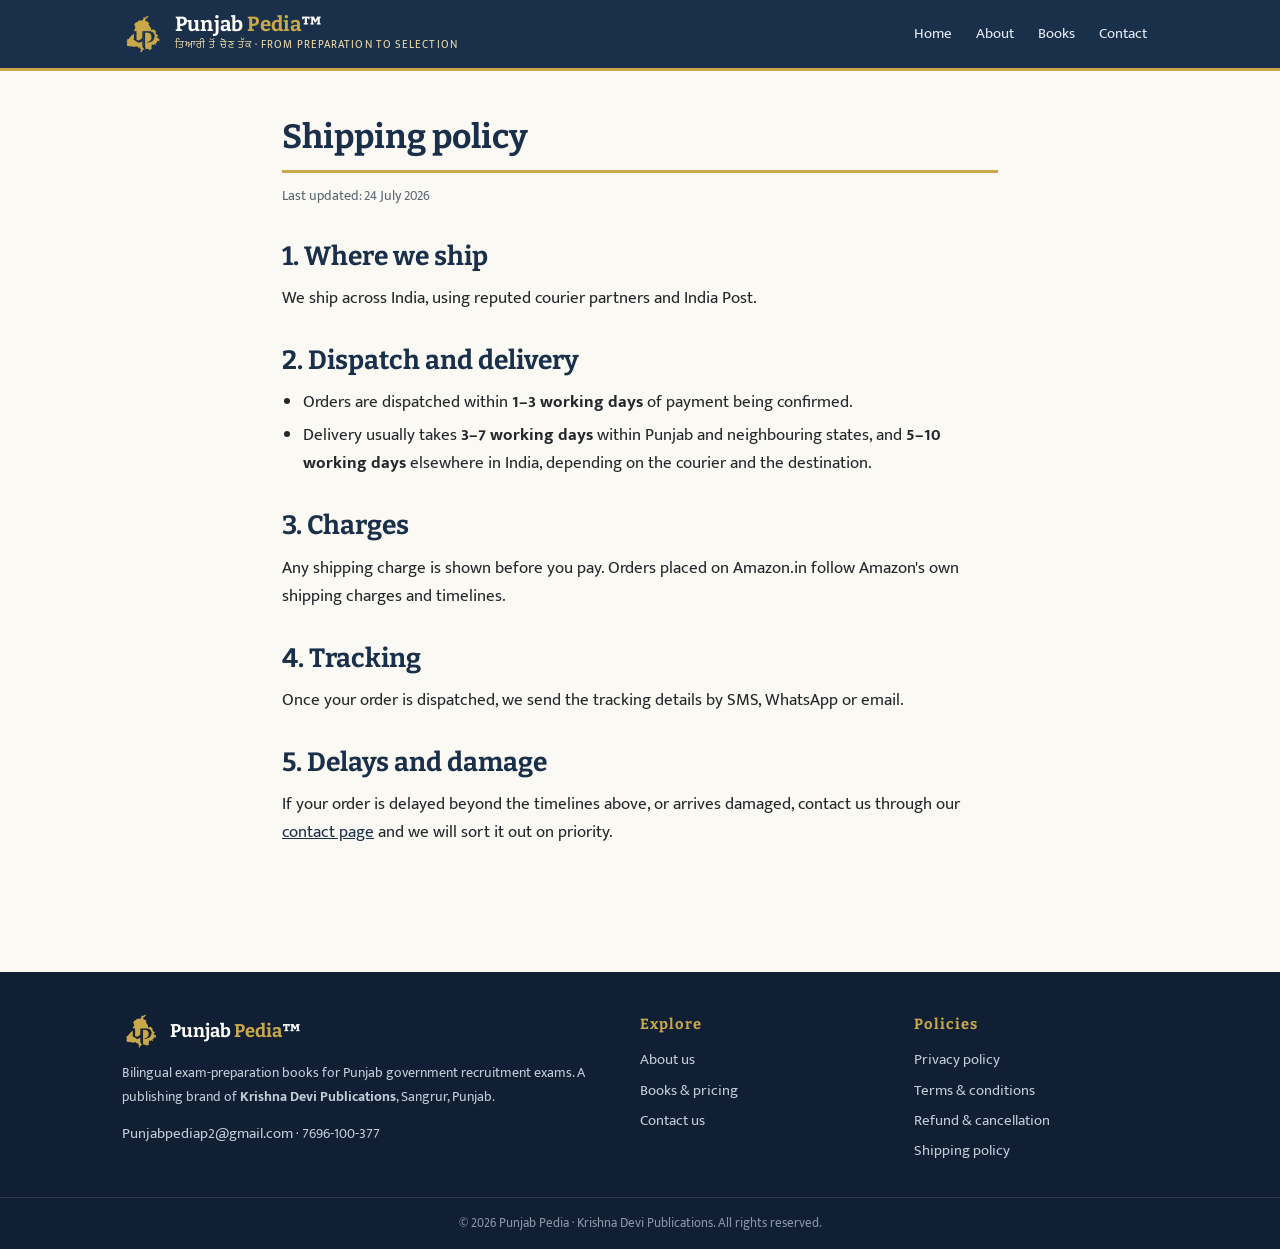
<file: shipping-policy.html>
<!DOCTYPE html>
<html lang="en">
<head>
<meta charset="UTF-8">
<meta name="viewport" content="width=device-width, initial-scale=1">
<title>Shipping policy — Punjab Pedia</title>
<meta name="description" content="Shipping and delivery policy of Punjab Pedia, Krishna Devi Publications.">
<link rel="preconnect" href="https://fonts.googleapis.com"><link rel="preconnect" href="https://fonts.gstatic.com" crossorigin><link href="https://fonts.googleapis.com/css2?family=Bitter:wght@600;700&family=Mukta+Mahee:wght@400;500;600;700&display=swap" rel="stylesheet">
<link rel="icon" href="assets/favicon.ico" sizes="any"><link rel="icon" type="image/png" sizes="32x32" href="assets/favicon-32.png"><link rel="apple-touch-icon" href="assets/apple-touch-icon.png">
<link rel="stylesheet" href="style.css">
</head>
<body>
<header class="site-header">
  <div class="header-inner">
    <a class="brand" href="index.html">
      <img src="assets/logo-mark-gold.png" alt="" width="42" height="42">
      <span><span class="name">Punjab <em>Pedia</em>&#8482;</span>
      <span class="tag">ਤਿਆਰੀ ਤੋਂ ਚੋਣ ਤੱਕ · From Preparation to Selection</span></span>
    </a>
    <nav class="site-nav" aria-label="Main"><a href="index.html">Home</a><a href="about.html">About</a><a href="books.html">Books</a><a href="contact.html">Contact</a></nav>
  </div>
</header>
<main class="page">
<h1>Shipping policy</h1>
<p class="updated">Last updated: 24 July 2026</p>

<h2>1. Where we ship</h2>
<p>We ship across India, using reputed courier partners and India Post.</p>

<h2>2. Dispatch and delivery</h2>
<ul>
<li>Orders are dispatched within <strong>1&ndash;3 working days</strong> of payment being confirmed.</li>
<li>Delivery usually takes <strong>3&ndash;7 working days</strong> within Punjab and neighbouring states, and <strong>5&ndash;10 working days</strong> elsewhere in India, depending on the courier and the destination.</li>
</ul>

<h2>3. Charges</h2>
<p>Any shipping charge is shown before you pay. Orders placed on Amazon.in follow Amazon's own shipping charges and timelines.</p>

<h2>4. Tracking</h2>
<p>Once your order is dispatched, we send the tracking details by SMS, WhatsApp or email.</p>

<h2>5. Delays and damage</h2>
<p>If your order is delayed beyond the timelines above, or arrives damaged, contact us through our <a href="contact.html">contact page</a> and we will sort it out on priority.</p>
</main>
<footer class="site-footer">
  <div class="foot-inner">
    <div>
      <div class="foot-brand">
        <img src="assets/logo-mark-gold.png" alt="" width="38" height="38">
        <span>Punjab <em>Pedia</em>&#8482;</span>
      </div>
      <p class="foot-note">Bilingual exam-preparation books for Punjab government recruitment exams. A publishing brand of <strong>Krishna Devi Publications</strong>, Sangrur, Punjab.</p>
      <p class="foot-note" style="margin-top:8px;"><a href="mailto:Punjabpediap2@gmail.com" style="display:inline;">Punjabpediap2@gmail.com</a> &middot; <a href="tel:+917696100377" style="display:inline;">7696-100-377</a></p>
    </div>
    <div>
      <h4>Explore</h4>
      <a href="about.html">About us</a>
      <a href="books.html">Books &amp; pricing</a>
      <a href="contact.html">Contact us</a>
    </div>
    <div>
      <h4>Policies</h4>
      <a href="privacy-policy.html">Privacy policy</a>
      <a href="terms.html">Terms &amp; conditions</a>
      <a href="refund-policy.html">Refund &amp; cancellation</a>
      <a href="shipping-policy.html">Shipping policy</a>
    </div>
  </div>
  <div class="copyright">&copy; 2026 Punjab Pedia &middot; Krishna Devi Publications. All rights reserved.</div>
</footer>
<script>
(function () {
  var els = document.querySelectorAll(".reveal");
  if (!("IntersectionObserver" in window) ||
      window.matchMedia("(prefers-reduced-motion: reduce)").matches) {
    els.forEach(function (el) { el.classList.add("in"); });
    return;
  }
  var io = new IntersectionObserver(function (entries) {
    entries.forEach(function (e) {
      if (e.isIntersecting) { e.target.classList.add("in"); io.unobserve(e.target); }
    });
  }, { rootMargin: "0px 0px -40px 0px" });
  els.forEach(function (el) { io.observe(el); });
})();
</script>

</body>
</html>
</file>
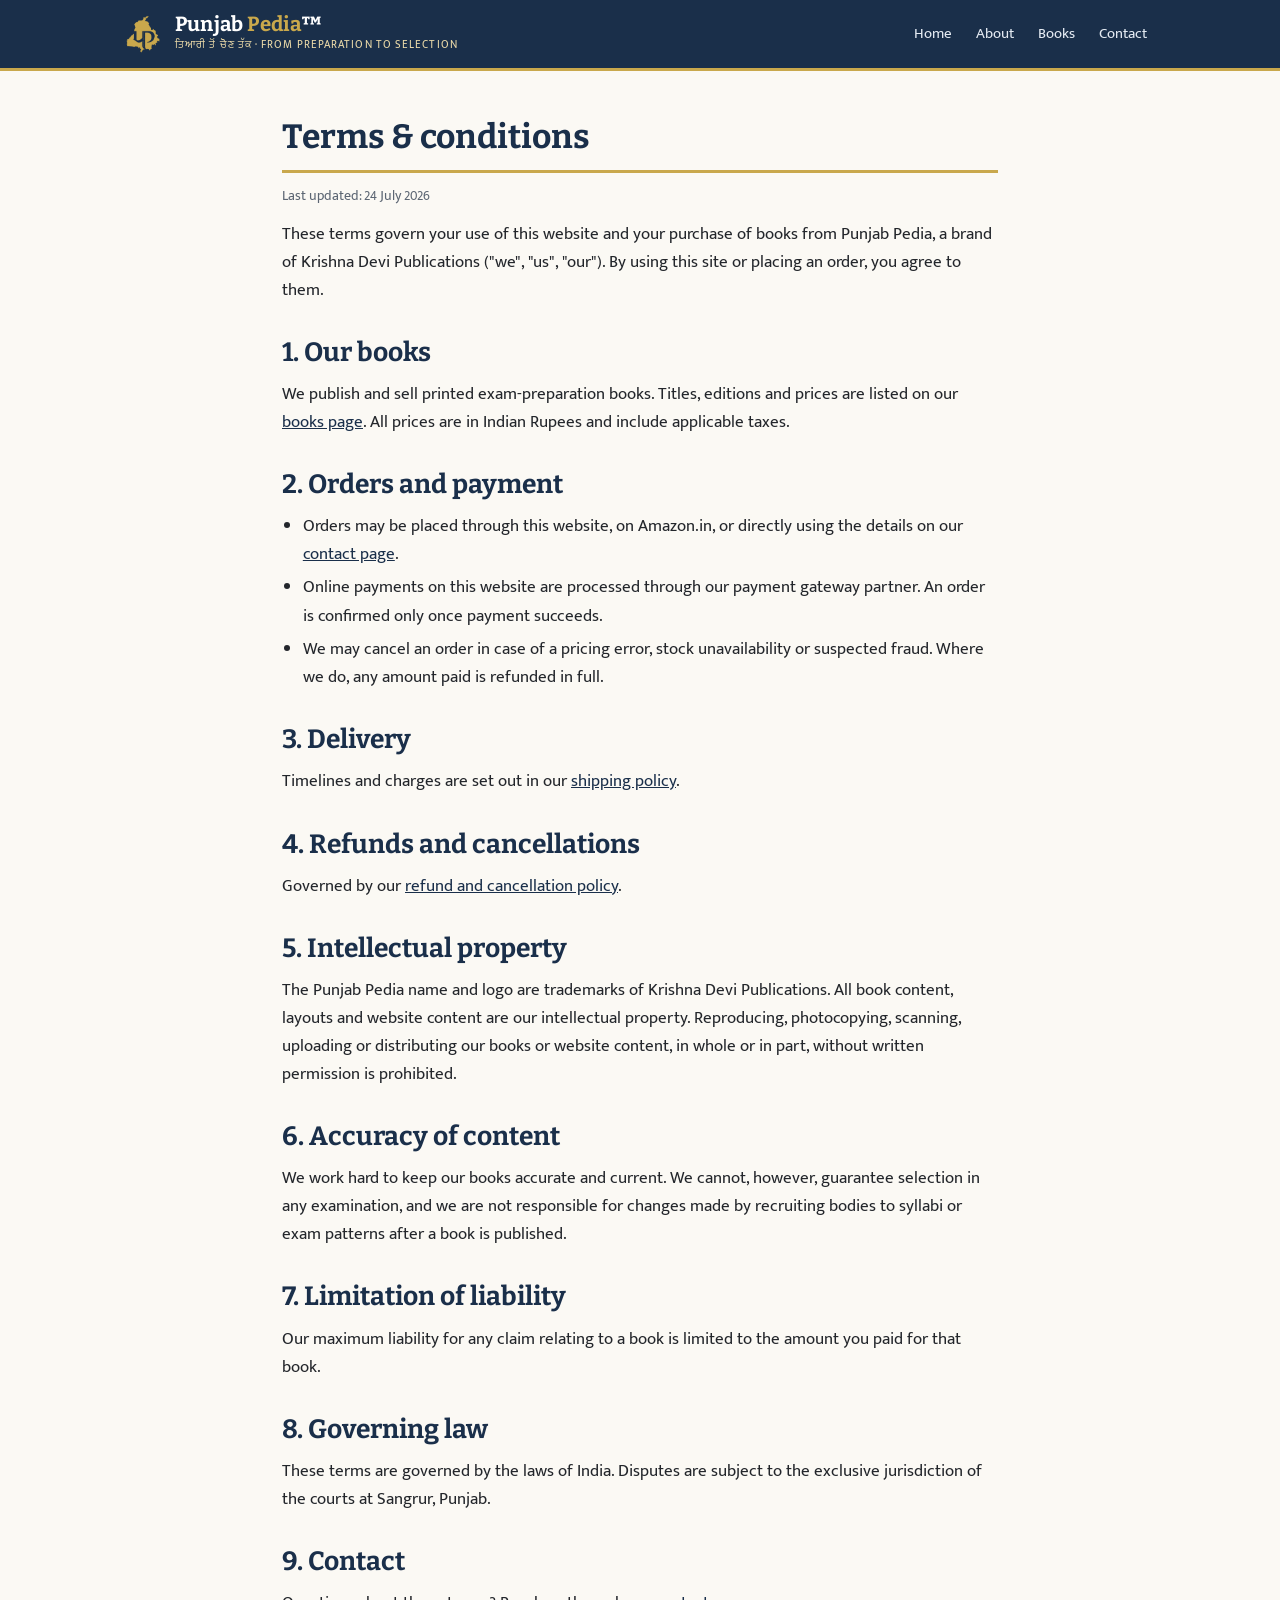
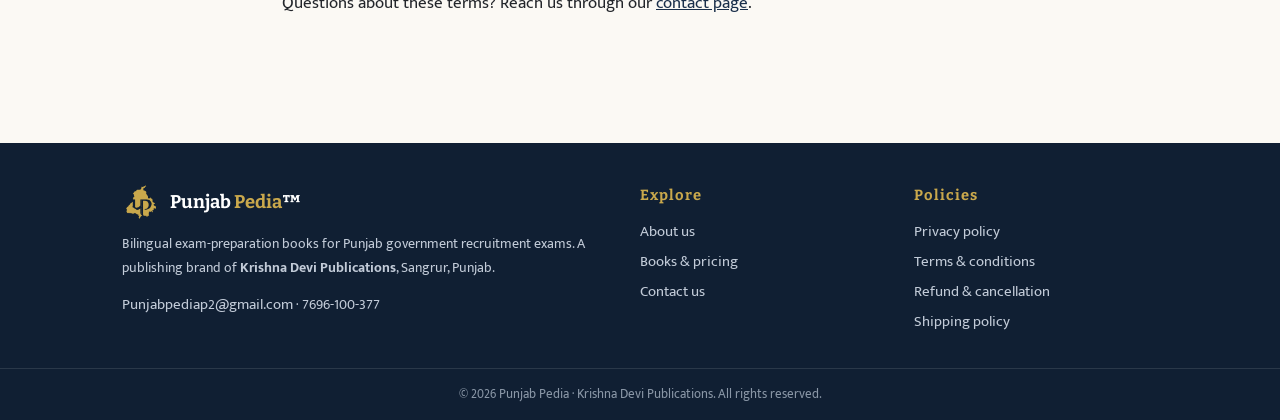
<file: terms.html>
<!DOCTYPE html>
<html lang="en">
<head>
<meta charset="UTF-8">
<meta name="viewport" content="width=device-width, initial-scale=1">
<title>Terms & conditions — Punjab Pedia</title>
<meta name="description" content="Terms and conditions for purchases from Punjab Pedia, Krishna Devi Publications.">
<link rel="preconnect" href="https://fonts.googleapis.com"><link rel="preconnect" href="https://fonts.gstatic.com" crossorigin><link href="https://fonts.googleapis.com/css2?family=Bitter:wght@600;700&family=Mukta+Mahee:wght@400;500;600;700&display=swap" rel="stylesheet">
<link rel="icon" href="assets/favicon.ico" sizes="any"><link rel="icon" type="image/png" sizes="32x32" href="assets/favicon-32.png"><link rel="apple-touch-icon" href="assets/apple-touch-icon.png">
<link rel="stylesheet" href="style.css">
</head>
<body>
<header class="site-header">
  <div class="header-inner">
    <a class="brand" href="index.html">
      <img src="assets/logo-mark-gold.png" alt="" width="42" height="42">
      <span><span class="name">Punjab <em>Pedia</em>&#8482;</span>
      <span class="tag">ਤਿਆਰੀ ਤੋਂ ਚੋਣ ਤੱਕ · From Preparation to Selection</span></span>
    </a>
    <nav class="site-nav" aria-label="Main"><a href="index.html">Home</a><a href="about.html">About</a><a href="books.html">Books</a><a href="contact.html">Contact</a></nav>
  </div>
</header>
<main class="page">
<h1>Terms &amp; conditions</h1>
<p class="updated">Last updated: 24 July 2026</p>
<p>These terms govern your use of this website and your purchase of books from Punjab Pedia, a brand of Krishna Devi Publications ("we", "us", "our"). By using this site or placing an order, you agree to them.</p>

<h2>1. Our books</h2>
<p>We publish and sell printed exam-preparation books. Titles, editions and prices are listed on our <a href="books.html">books page</a>. All prices are in Indian Rupees and include applicable taxes.</p>

<h2>2. Orders and payment</h2>
<ul>
<li>Orders may be placed through this website, on Amazon.in, or directly using the details on our <a href="contact.html">contact page</a>.</li>
<li>Online payments on this website are processed through our payment gateway partner. An order is confirmed only once payment succeeds.</li>
<li>We may cancel an order in case of a pricing error, stock unavailability or suspected fraud. Where we do, any amount paid is refunded in full.</li>
</ul>

<h2>3. Delivery</h2>
<p>Timelines and charges are set out in our <a href="shipping-policy.html">shipping policy</a>.</p>

<h2>4. Refunds and cancellations</h2>
<p>Governed by our <a href="refund-policy.html">refund and cancellation policy</a>.</p>

<h2>5. Intellectual property</h2>
<p>The Punjab Pedia name and logo are trademarks of Krishna Devi Publications. All book content, layouts and website content are our intellectual property. Reproducing, photocopying, scanning, uploading or distributing our books or website content, in whole or in part, without written permission is prohibited.</p>

<h2>6. Accuracy of content</h2>
<p>We work hard to keep our books accurate and current. We cannot, however, guarantee selection in any examination, and we are not responsible for changes made by recruiting bodies to syllabi or exam patterns after a book is published.</p>

<h2>7. Limitation of liability</h2>
<p>Our maximum liability for any claim relating to a book is limited to the amount you paid for that book.</p>

<h2>8. Governing law</h2>
<p>These terms are governed by the laws of India. Disputes are subject to the exclusive jurisdiction of the courts at Sangrur, Punjab.</p>

<h2>9. Contact</h2>
<p>Questions about these terms? Reach us through our <a href="contact.html">contact page</a>.</p>
</main>
<footer class="site-footer">
  <div class="foot-inner">
    <div>
      <div class="foot-brand">
        <img src="assets/logo-mark-gold.png" alt="" width="38" height="38">
        <span>Punjab <em>Pedia</em>&#8482;</span>
      </div>
      <p class="foot-note">Bilingual exam-preparation books for Punjab government recruitment exams. A publishing brand of <strong>Krishna Devi Publications</strong>, Sangrur, Punjab.</p>
      <p class="foot-note" style="margin-top:8px;"><a href="mailto:Punjabpediap2@gmail.com" style="display:inline;">Punjabpediap2@gmail.com</a> &middot; <a href="tel:+917696100377" style="display:inline;">7696-100-377</a></p>
    </div>
    <div>
      <h4>Explore</h4>
      <a href="about.html">About us</a>
      <a href="books.html">Books &amp; pricing</a>
      <a href="contact.html">Contact us</a>
    </div>
    <div>
      <h4>Policies</h4>
      <a href="privacy-policy.html">Privacy policy</a>
      <a href="terms.html">Terms &amp; conditions</a>
      <a href="refund-policy.html">Refund &amp; cancellation</a>
      <a href="shipping-policy.html">Shipping policy</a>
    </div>
  </div>
  <div class="copyright">&copy; 2026 Punjab Pedia &middot; Krishna Devi Publications. All rights reserved.</div>
</footer>
<script>
(function () {
  var els = document.querySelectorAll(".reveal");
  if (!("IntersectionObserver" in window) ||
      window.matchMedia("(prefers-reduced-motion: reduce)").matches) {
    els.forEach(function (el) { el.classList.add("in"); });
    return;
  }
  var io = new IntersectionObserver(function (entries) {
    entries.forEach(function (e) {
      if (e.isIntersecting) { e.target.classList.add("in"); io.unobserve(e.target); }
    });
  }, { rootMargin: "0px 0px -40px 0px" });
  els.forEach(function (el) { io.observe(el); });
})();
</script>

</body>
</html>
</file>
<file: style.css>
/* Punjab Pedia — punjabpedia.in
   Navy #1A2F4A · Gold #C9A84C · Display: Bitter · Body & Gurmukhi: Mukta Mahee
   Signature device: the gold seal, carried over from the book covers. */

:root {
  --navy: #1A2F4A;
  --navy-deep: #101F33;
  --gold: #C9A84C;
  --gold-pale: #EAD9A8;
  --paper: #FBF9F4;
  --ink: #23262B;
  --muted: #5C6673;
  --rule: #E4DDCC;
  --max: 1080px;
  --shadow: 0 1px 2px rgba(16,31,51,.05), 0 6px 20px rgba(16,31,51,.06);
}

* { margin: 0; padding: 0; box-sizing: border-box; }
html { scroll-behavior: smooth; -webkit-text-size-adjust: 100%; }

body {
  font-family: "Mukta Mahee", system-ui, -apple-system, sans-serif;
  color: var(--ink);
  background: var(--paper);
  line-height: 1.65;
  font-size: 17px;
}

img { max-width: 100%; display: block; }
.wrap { max-width: var(--max); margin: 0 auto; padding: 0 22px; }

h1, h2, h3 { font-family: "Bitter", Georgia, serif; color: var(--navy); line-height: 1.22; }
h1 { font-size: clamp(1.7rem, 4vw, 2.1rem); }
h2 { font-size: clamp(1.35rem, 3vw, 1.65rem); }
h3 { font-size: 1.1rem; }
p { margin: 0.75rem 0; }
a { color: var(--navy); }

.eyebrow {
  display: block; font-size: .74rem; letter-spacing: .16em; text-transform: uppercase;
  color: var(--gold); font-weight: 700; margin-bottom: .5rem;
}

a:focus-visible, button:focus-visible {
  outline: 2px solid var(--gold); outline-offset: 3px; border-radius: 2px;
}

/* ---------- Header ---------- */
.site-header { background: var(--navy); border-bottom: 3px solid var(--gold); }
.header-inner {
  max-width: var(--max); margin: 0 auto; padding: 13px 22px;
  display: flex; align-items: center; justify-content: space-between; gap: 12px; flex-wrap: wrap;
}
.brand { display: flex; align-items: center; gap: 11px; text-decoration: none; }
.brand img { width: 42px; height: 42px; }
.brand .name {
  font-family: "Bitter", Georgia, serif; font-weight: 700; font-size: 1.28rem;
  color: #fff; letter-spacing: .01em; line-height: 1.15; display: block;
}
.brand .name em { font-style: normal; color: var(--gold); }
.brand .tag {
  display: block; font-size: .68rem; color: var(--gold-pale);
  letter-spacing: .1em; text-transform: uppercase;
}
.site-nav { display: flex; flex-wrap: wrap; gap: 2px; }
.site-nav a {
  color: #E4EAF2; text-decoration: none; font-size: .93rem;
  padding: 7px 11px; border-radius: 4px;
}
.site-nav a:hover { background: rgba(201,168,76,.16); color: var(--gold-pale); }
.site-nav a[aria-current="page"] { color: var(--gold); font-weight: 600; }

/* ---------- Hero ---------- */
.hero {
  position: relative; overflow: hidden; text-align: center;
  background: linear-gradient(158deg, #1E3752 0%, var(--navy) 45%, var(--navy-deep) 100%);
  color: #EDF1F6; padding: 70px 22px 60px;
}
.hero-map {
  position: absolute; top: 50%; left: 50%; width: min(560px, 105vw);
  transform: translate(-50%, -52%); opacity: .07; pointer-events: none;
}
.hero-inner { position: relative; max-width: 720px; margin: 0 auto; }
.hero .pa {
  font-family: "Mukta Mahee", sans-serif; font-weight: 700;
  font-size: clamp(2.2rem, 7vw, 3.5rem); color: var(--gold); line-height: 1.35;
}
.hero .en {
  font-family: "Bitter", Georgia, serif; font-size: clamp(1rem, 2.4vw, 1.3rem);
  color: #fff; margin-top: 2px; letter-spacing: .04em;
}
.hero .lede { margin: 20px auto 0; max-width: 560px; color: #CBD5E2; }
.cta {
  display: inline-block; margin-top: 28px; background: var(--gold); color: var(--navy-deep);
  font-weight: 700; text-decoration: none; padding: 13px 32px; border-radius: 4px;
  transition: background .18s ease, transform .18s ease;
}
.cta:hover { background: var(--gold-pale); transform: translateY(-1px); }

/* Trust strip */
.proof {
  display: flex; justify-content: center; flex-wrap: wrap; gap: 0;
  margin-top: 40px; border-top: 1px solid rgba(201,168,76,.28); padding-top: 22px;
}
.proof div { padding: 0 26px; }
.proof div + div { border-left: 1px solid rgba(201,168,76,.28); }
.proof b {
  display: block; font-family: "Bitter", Georgia, serif; font-size: 1.5rem; color: var(--gold);
}
.proof span { font-size: .78rem; letter-spacing: .1em; text-transform: uppercase; color: #A8B6C8; }
.proof-note {
  max-width: 540px; margin: 18px auto 0; font-size: .93rem;
  color: #B7C3D2; line-height: 1.6;
}
@media (max-width: 560px) {
  .proof div { padding: 8px 18px; }
  .proof div + div { border-left: none; }
}

/* ---------- Sections ---------- */
.block { padding: 52px 0; }
.block + .block { border-top: 1px solid var(--rule); }
.block h2 { margin-bottom: .5rem; }
.split { display: grid; grid-template-columns: 1fr 1fr; gap: 40px; align-items: start; }
@media (max-width: 760px) { .split { grid-template-columns: 1fr; gap: 26px; } }

/* ---------- Book cards ---------- */
.grid { display: grid; grid-template-columns: repeat(auto-fill, minmax(268px, 1fr)); gap: 22px; margin-top: 26px; }
.card {
  position: relative; background: #fff; border: 1px solid var(--rule);
  border-radius: 7px; padding: 24px 22px 22px; box-shadow: var(--shadow);
  display: flex; flex-direction: column;
  transition: transform .2s ease, box-shadow .2s ease;
}
.card:hover { transform: translateY(-3px); box-shadow: 0 3px 6px rgba(16,31,51,.07), 0 14px 34px rgba(16,31,51,.1); }
.card::before {
  content: ""; position: absolute; inset: 0 0 auto 0; height: 4px;
  background: var(--gold); border-radius: 7px 7px 0 0;
}

/* the seal — the device carried over from the covers */
.seal {
  position: absolute; top: 16px; right: 16px; width: 74px; height: 74px;
  border-radius: 50%; background: var(--navy); color: var(--gold-pale);
  display: grid; place-content: center; text-align: center; line-height: 1.15;
  font-size: .68rem; font-weight: 700; letter-spacing: .03em; padding: 6px;
  box-shadow: 0 0 0 3px #fff, 0 0 0 4px var(--gold);
}
.card h3 { margin: 4px 0 .2rem; padding-right: 88px; }
.card .pa-title { font-size: 1.02rem; color: var(--gold); font-weight: 600; margin-bottom: .3rem; padding-right: 88px; }
.card .meta { font-size: .8rem; color: var(--muted); letter-spacing: .04em; text-transform: uppercase; padding-right: 88px; }
@media (max-width: 380px) {
  .seal { width: 62px; height: 62px; font-size: .62rem; top: 14px; right: 14px; }
  .card h3, .card .pa-title, .card .meta { padding-right: 72px; }
}
.card .sub { font-size: .93rem; color: #40474F; margin: .6rem 0 0; }
.card .note {
  margin-top: .7rem; font-size: .84rem; color: var(--navy);
  background: #F6F1E2; border-radius: 4px; padding: 6px 10px; display: inline-block;
}
.card .foot { margin-top: auto; padding-top: 18px; display: flex; align-items: center; justify-content: space-between; gap: 12px; }
.card .price { font-family: "Bitter", Georgia, serif; font-weight: 700; color: var(--navy); font-size: 1.3rem; }
.card .buy {
  font-size: .9rem; font-weight: 700; color: var(--navy); text-decoration: none;
  border: 1.5px solid var(--navy); padding: 8px 17px; border-radius: 4px;
  transition: background .18s ease, color .18s ease;
}
.card .buy:hover { background: var(--navy); color: var(--gold-pale); }
.card.soon { background: #F7F4EC; }
.card.soon .seal { background: #8C7A46; }
.card .soon-label { font-size: .9rem; font-weight: 700; color: var(--muted); }

/* ---------- Text pages ---------- */
.page { max-width: 760px; margin: 0 auto; padding: 46px 22px 68px; }
.page h1 { border-bottom: 3px solid var(--gold); padding-bottom: 12px; margin-bottom: 6px; }
.page h2 { margin: 2rem 0 .4rem; }
.page h3 { margin: 1.5rem 0 .3rem; }
.page ul, .page ol { margin: .7rem 0 .7rem 1.3rem; }
.page li { margin: .35rem 0; }
.updated { color: var(--muted); font-size: .87rem; }
.infobox {
  background: #fff; border: 1px solid var(--rule); border-left: 4px solid var(--gold);
  border-radius: 6px; padding: 18px 22px; margin: 18px 0; box-shadow: var(--shadow);
}
.infobox p { margin: .3rem 0; }
.callout {
  background: var(--navy); color: #E4EAF2; border-radius: 7px; padding: 22px 26px; margin: 22px 0;
}
.callout h3 { color: var(--gold); margin-top: 0; }

/* ---------- Footer ---------- */
.site-footer { background: var(--navy-deep); color: #C2CBD8; margin-top: 46px; }
.foot-inner {
  max-width: var(--max); margin: 0 auto; padding: 40px 22px 30px;
  display: grid; grid-template-columns: 2fr 1fr 1fr; gap: 30px;
}
@media (max-width: 760px) { .foot-inner { grid-template-columns: 1fr; gap: 22px; } }
.site-footer h4 {
  font-family: "Bitter", Georgia, serif; color: var(--gold); font-size: .92rem;
  margin-bottom: 9px; letter-spacing: .07em;
}
.site-footer a { color: #C2CBD8; text-decoration: none; display: block; padding: 3px 0; font-size: .92rem; }
.site-footer a:hover { color: var(--gold-pale); }
.foot-brand { display: flex; align-items: center; gap: 10px; margin-bottom: 10px; }
.foot-brand img { width: 38px; height: 38px; }
.foot-brand span { font-family: "Bitter", Georgia, serif; font-weight: 700; font-size: 1.15rem; color: #fff; }
.foot-brand span em { font-style: normal; color: var(--gold); }
.foot-note { font-size: .9rem; }
.copyright {
  border-top: 1px solid rgba(255,255,255,.11); text-align: center;
  font-size: .82rem; padding: 15px; color: #8996A6;
}

/* ---------- Motion (restrained, opt-out respected) ---------- */
.reveal { opacity: 0; transform: translateY(14px); transition: opacity .5s ease, transform .5s ease; }
.reveal.in { opacity: 1; transform: none; }

@media (prefers-reduced-motion: reduce) {
  html { scroll-behavior: auto; }
  .reveal { opacity: 1; transform: none; transition: none; }
  .card, .cta { transition: none; }
  .card:hover, .cta:hover { transform: none; }
}
</file>
